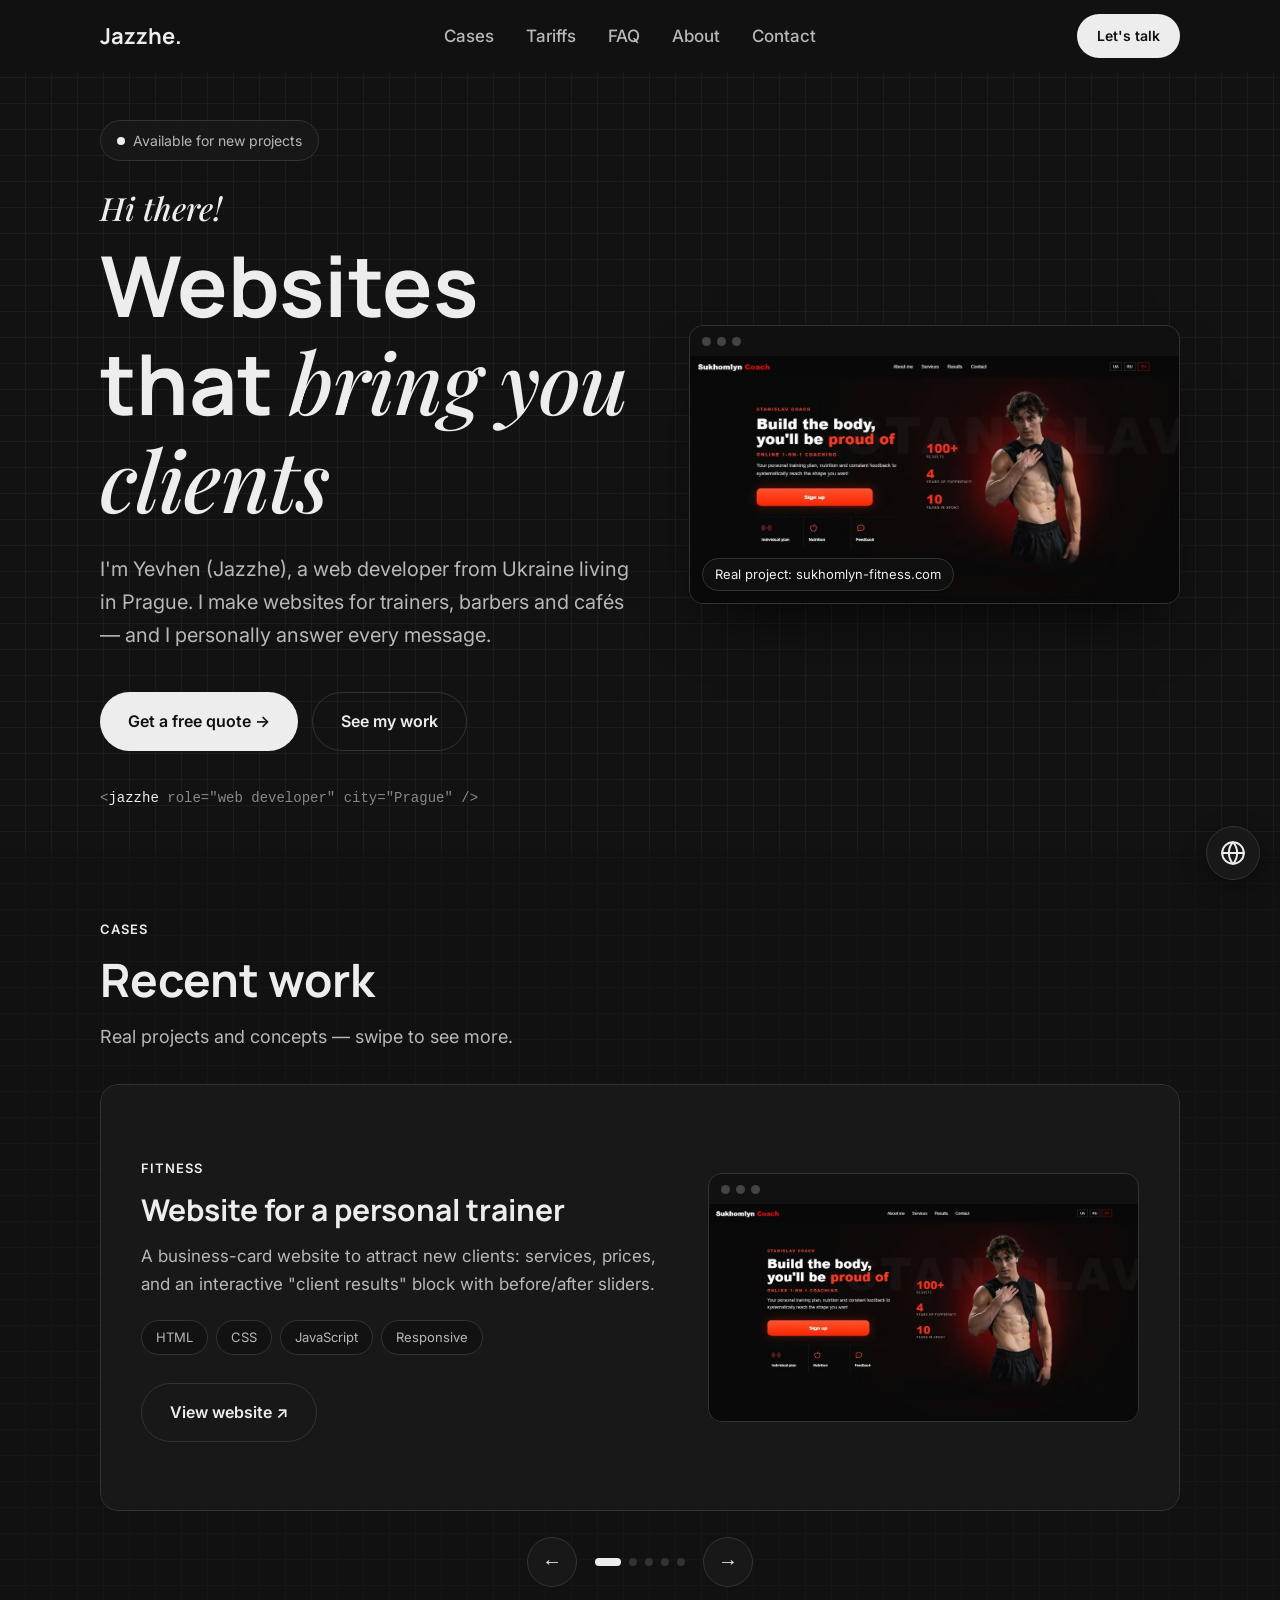
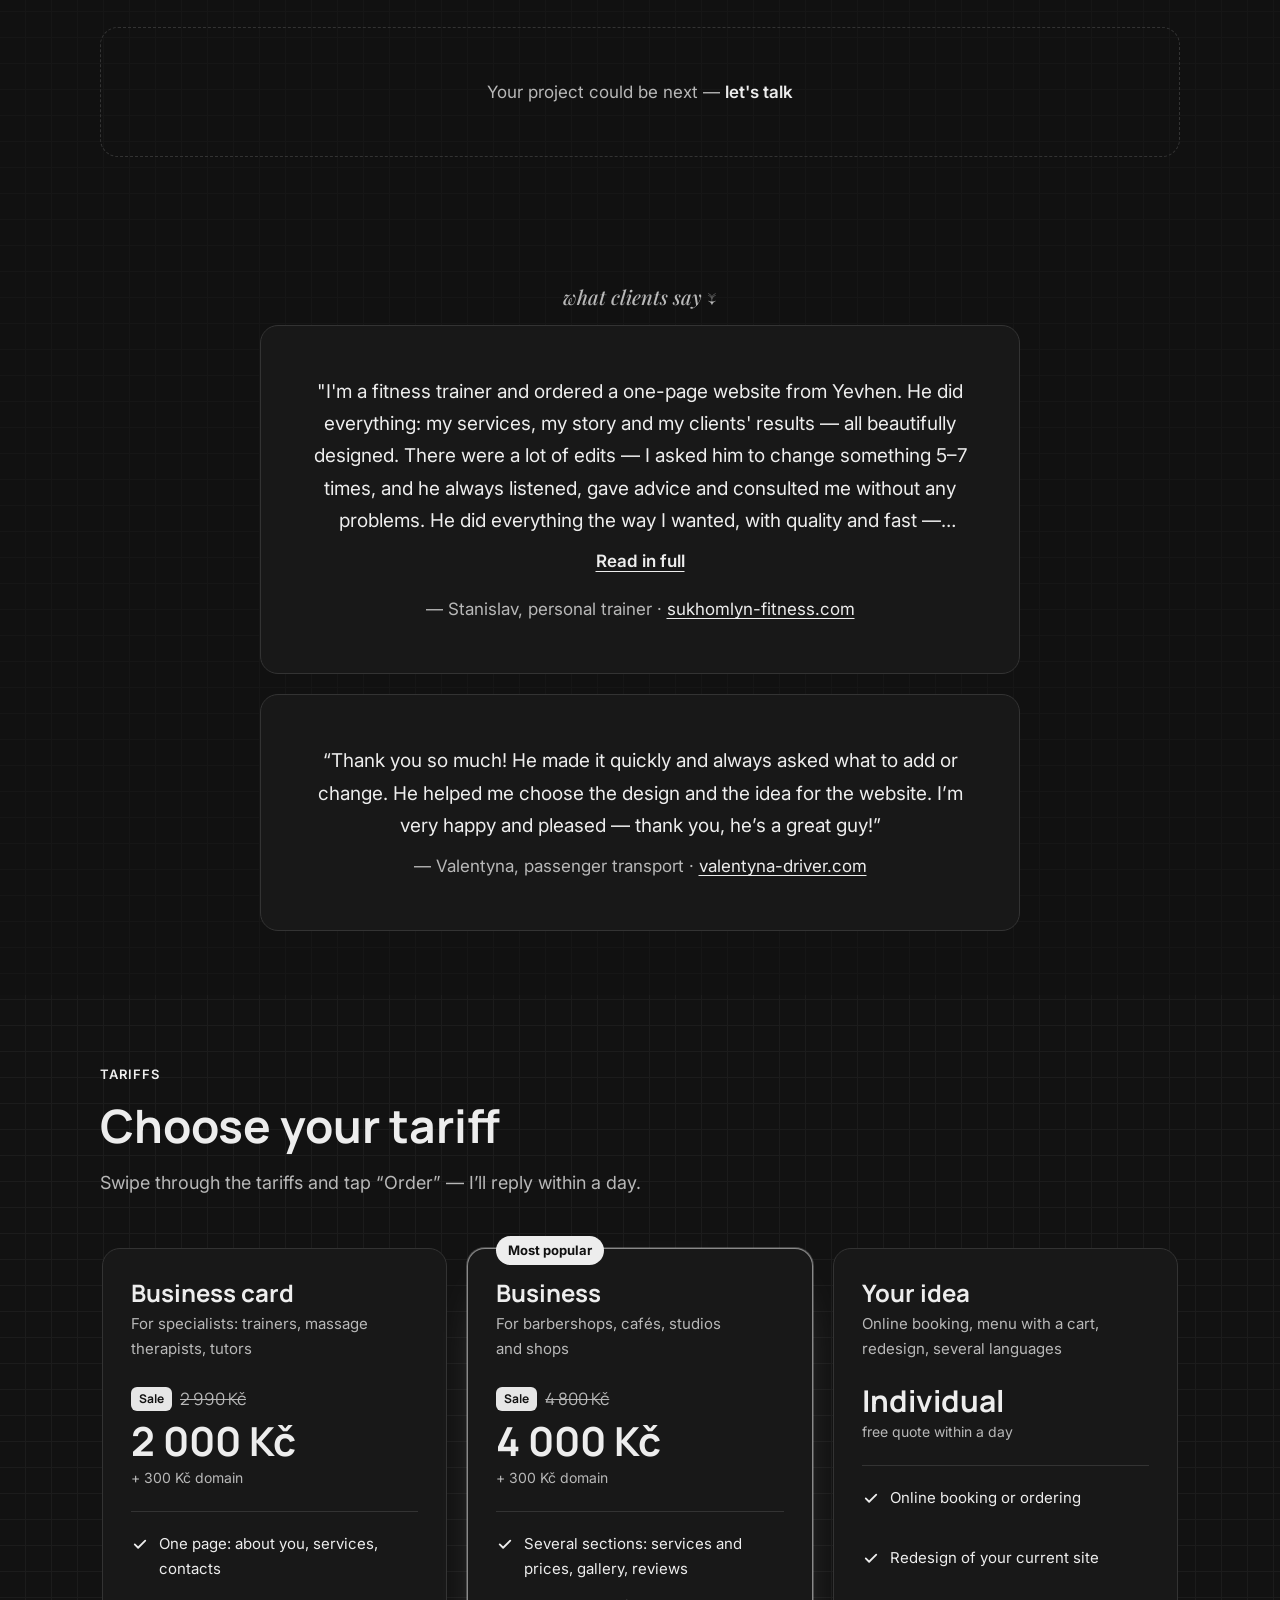
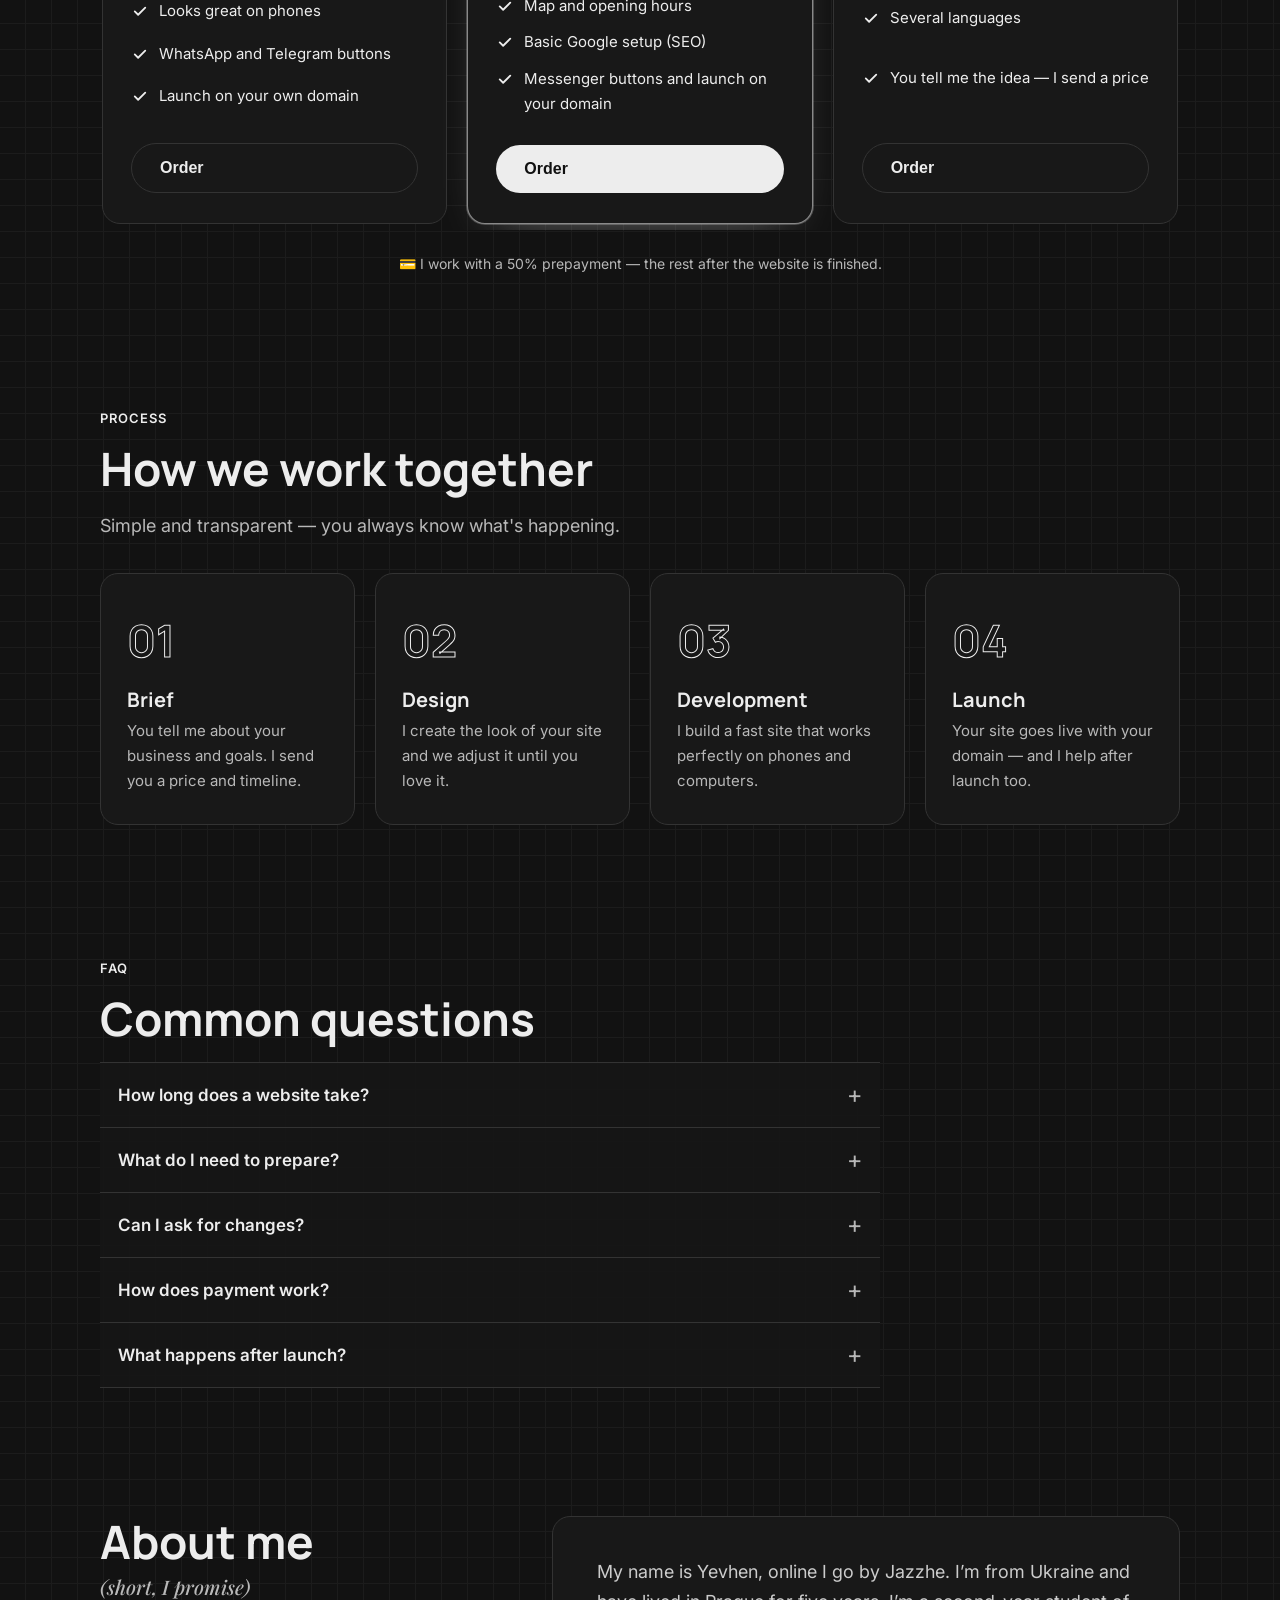
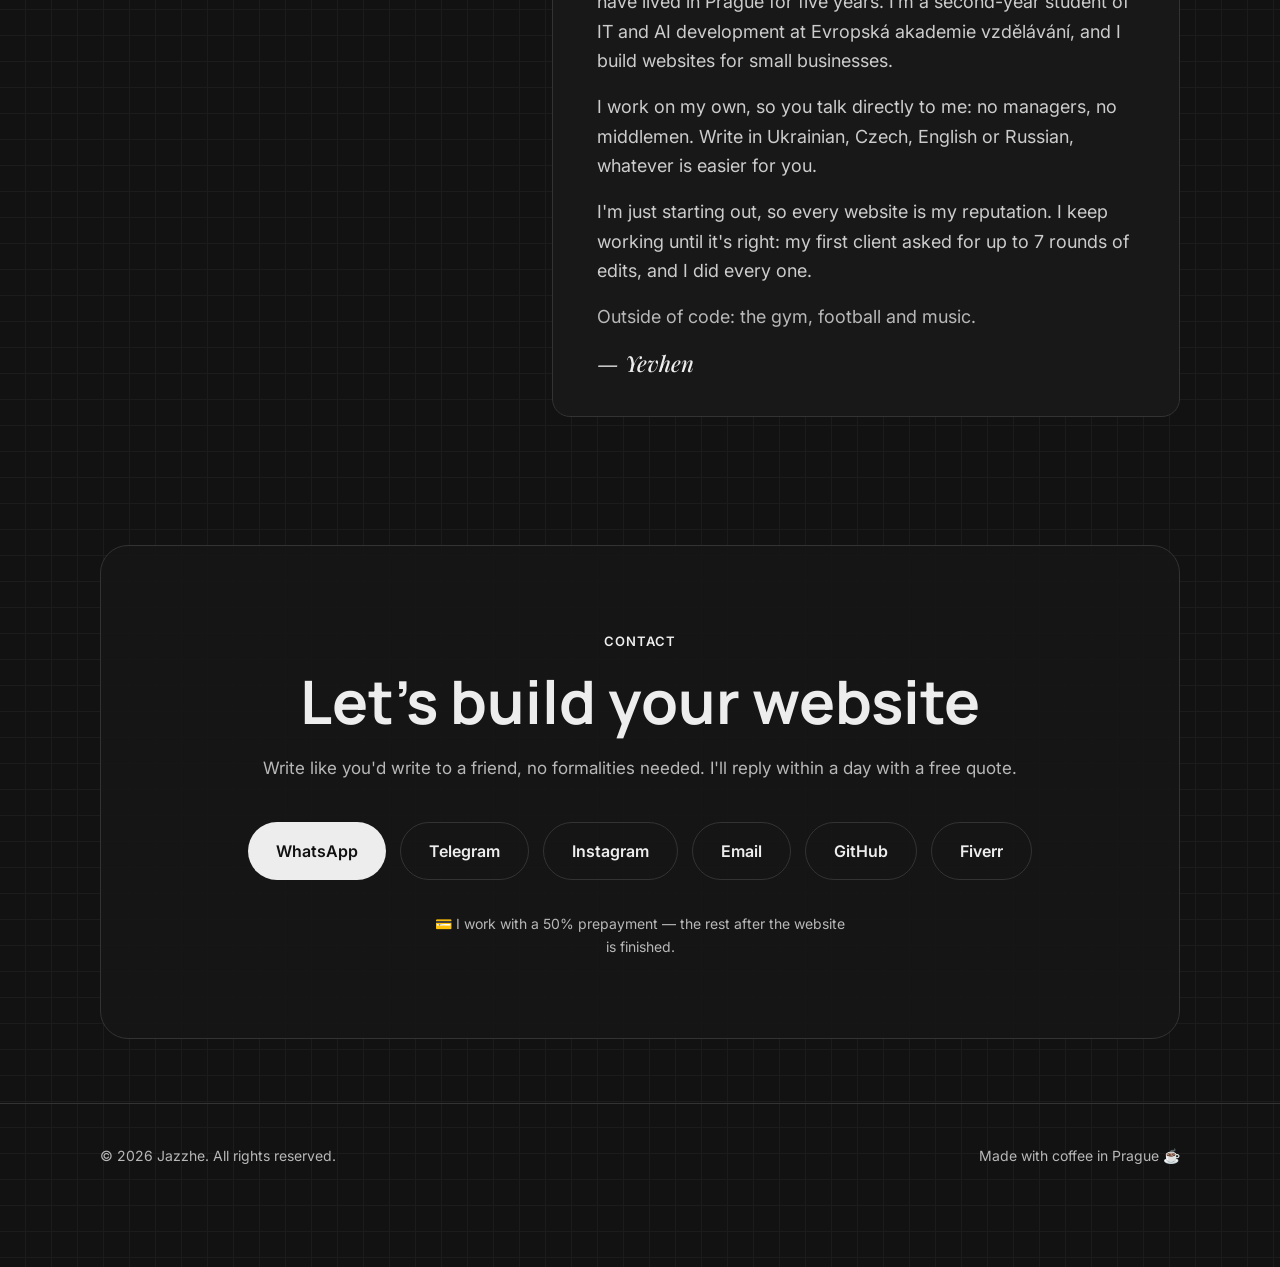
<file: index.html>
<!DOCTYPE html>
<html lang="en">
<head>
  <meta charset="UTF-8">
  <meta name="viewport" content="width=device-width, initial-scale=1.0">
  <title>Jazzhe — websites for small businesses in Prague</title>
  <meta name="description" content="Jazzhe (Yevhen) — web developer in Prague. Websites for trainers, barbers, cafés and small businesses. Business-card site from 2 000 Kč, business website from 4 000 Kč.">
  <link rel="canonical" href="https://jazzhe-web.store/">
  <!-- Превʼю посилання в WhatsApp / Instagram / Telegram -->
  <meta property="og:type" content="website">
  <meta property="og:title" content="Jazzhe — websites for small businesses in Prague">
  <meta property="og:url" content="https://jazzhe-web.store/">
  <meta property="og:description" content="Business-card sites, business websites and redesigns. Real clients, fixed price, 4 languages. Prague 🇨🇿">
  <meta property="og:image" content="https://jazzhe-web.store/img-og-image.jpg">
  <meta property="og:image:width" content="1200">
  <meta property="og:image:height" content="630">
  <meta name="twitter:card" content="summary_large_image">
  <!-- Дані для Google: хто ти і що робиш -->
  <script type="application/ld+json">
  {"@context":"https://schema.org","@type":"ProfessionalService","name":"Jazzhe — web developer","url":"https://jazzhe-web.store/","image":"https://jazzhe-web.store/img-og-image.jpg","founder":{"@type":"Person","name":"Yevhen","alternateName":"Jazzhe"},"areaServed":"Prague, Czech Republic","address":{"@type":"PostalAddress","addressLocality":"Praha","addressCountry":"CZ"},"email":"zenka683@gmail.com","sameAs":["https://github.com/Zhenkaweb","https://www.fiverr.com/yevhen_bahrynov","https://instagram.com/evhanjazzhe"],"priceRange":"2000–4800 Kč"}
  </script>
  <meta name="theme-color" content="#121212">
  <!-- Іконка вкладки -->
  <link rel="icon" href="data:image/svg+xml,%3Csvg xmlns='http://www.w3.org/2000/svg' viewBox='0 0 64 64'%3E%3Crect width='64' height='64' rx='16' fill='%230b0d12'/%3E%3Ctext x='50%25' y='54%25' dominant-baseline='middle' text-anchor='middle' font-family='Arial,sans-serif' font-weight='700' font-size='40' fill='%23b6ff3c'%3EJ%3C/text%3E%3C/svg%3E">
  <link rel="preconnect" href="https://fonts.googleapis.com">
  <link rel="preconnect" href="https://fonts.gstatic.com" crossorigin>
  <link href="https://fonts.googleapis.com/css2?family=Manrope:wght@600;800&family=Inter:wght@400;500;600&family=Playfair+Display:ital,wght@1,500;1,600&display=swap" rel="stylesheet">
  <link rel="stylesheet" href="assets/css/style.css?v=202611260209">
  <link rel="stylesheet" href="assets/css/calc.css?v=202611260209">
</head>
<body>

  <!-- ===== ШАПКА ===== -->
  <header id="header">
    <div class="container nav">
      <a href="#" class="logo">Jazzhe<span>.</span></a>
      <ul class="nav-links" id="navLinks">
        <li><a href="#cases" data-i18n="nav.cases">Cases</a></li>
        <li><a href="#services" data-i18n="nav.services">Services</a></li>
        <li><a href="#faq" data-i18n="nav.faq">FAQ</a></li>
        <li><a href="#about" data-i18n="nav.about">About</a></li>
        <li><a href="#contact" data-i18n="nav.contact">Contact</a></li>
      </ul>
      <a href="#contact" class="btn btn-primary" data-i18n="nav.cta">Let's talk</a>
      <button class="burger" id="burger" aria-label="Menu"><span></span><span></span><span></span></button>
    </div>
  </header>

  <!-- ===== ГОЛОВНИЙ ЕКРАН ===== -->
  <section class="hero">
    <div class="container hero-inner">
      <div class="hero-text">
      <div class="badge reveal"><span class="dot"></span> <span data-i18n="hero.badge">Available for new projects</span></div>
      <div class="hand hello reveal" data-i18n="hero.hello">Hi there!</div>
      <h1 class="reveal" data-i18n="hero.title">Websites that <span class="grad">bring you clients</span></h1>
      <p class="reveal" data-i18n="hero.text">I'm Jazzhe — a web developer from Ukraine based in Prague. I build fast, modern websites for trainers, barbers, cafés and small businesses.</p>
      <div class="hero-btns reveal">
        <a href="#calc" class="btn btn-primary" data-calc="card" data-i18n="hero.btn1">Get a free quote →</a>
        <a href="#cases" class="btn btn-ghost" data-i18n="hero.btn2">See my work</a>
      </div>
      <div class="code-line reveal">&lt;<b>jazzhe</b> role="web developer" city="Prague" /&gt;</div>
      </div>
      <a class="hero-shot reveal" href="https://sukhomlyn-fitness.com" target="_blank" rel="noopener">
        <div class="pv-bar"><span></span><span></span><span></span></div>
        <img src="img-trainer.webp" width="1100" height="555" alt="Website for a personal trainer">
        <span class="hero-shot-cap" data-i18n="hero.shotCap">Real project: sukhomlyn-fitness.com</span>
      </a>
    </div>
  </section>






  <!-- ===== КЕЙСИ ===== -->
  <section id="cases">
    <div class="container">
      <span class="tag reveal" data-i18n="cases.tag">Cases</span>
      <h2 class="section-title reveal" data-i18n="cases.title">Recent work</h2>
      <p class="section-sub reveal" data-i18n="cases.sub">Real projects and concepts — swipe to see more.</p>

      <!-- Карусель кейсів. Щоб додати новий кейс — скопіюй увесь блок <div class="case">…</div> всередину carousel-track -->
      <div class="carousel reveal">
        <div class="carousel-viewport" id="casesViewport">
          <div class="carousel-track" id="casesTrack">

            <!-- Кейс 1: тренер (реальний клієнт) -->
            <div class="case">
              <div class="case-info">
                <span class="tag" data-i18n="case1.tag">Fitness</span>
                <h3 data-i18n="case1.title">Website for a personal trainer</h3>
                <p data-i18n="case1.text">A business-card website to attract new clients: services, prices, and an interactive "client results" block with before/after sliders.</p>
                <div class="chips">
                  <span class="chip">HTML</span><span class="chip">CSS</span><span class="chip">JavaScript</span><span class="chip">Responsive</span>
                </div>
                <a href="https://sukhomlyn-fitness.com" target="_blank" rel="noopener" class="btn btn-ghost" data-i18n="case1.btn">View website ↗</a>
              </div>
              <!-- Скрін готового сайту тренера -->
              <a class="shot" href="https://sukhomlyn-fitness.com" target="_blank" rel="noopener">
                <div class="pv-bar"><span></span><span></span><span></span></div>
                <img src="img-trainer.webp" width="1100" height="555" loading="lazy" alt="Sukhomlyn Coach website">
              </a>
            </div>

            <!-- Кейс: Валентина (реальний клієнт). Коли буде адреса сайту — встав її замість # у двох місцях і прибери hidden -->
            <div class="case">
              <div class="case-info">
                <span class="tag" data-i18n="case5.tag">Transport</span>
                <h3 data-i18n="case5.title">Passenger transport website</h3>
                <p data-i18n="case5.text"></p>
                <div class="chips">
                  <span class="chip">HTML</span><span class="chip">CSS</span><span class="chip">Responsive</span><span class="chip">Viber / WhatsApp</span>
                </div>
                <a href="https://www.valentyna-driver.com" target="_blank" rel="noopener" class="btn btn-ghost" data-i18n="case1.btn">View website ↗</a>
              </div>
              <a class="shot" href="https://www.valentyna-driver.com" target="_blank" rel="noopener">
                <div class="pv-bar"><span></span><span></span><span></span></div>
                <img src="img-valentyna.webp" width="1024" height="640" loading="lazy" alt="Valentyna passenger transport website">
              </a>
            </div>

            <!-- Кейс 2: онлайн-кав'ярня (концепт) -->
            <div class="case">
              <div class="case-info">
                <span class="tag" data-i18n="case2.tag">Café</span>
                <h3 data-i18n="case2.title">Online coffee shop</h3>
                <p data-i18n="case2.text">A website for a Prague café: menu of 23 items with photos, a shopping cart, delivery or pickup with automatic price calculation, and CZ/EN versions.</p>
                <div class="chips">
                  <span class="chip concept" data-i18n="concept">Concept</span><span class="chip">HTML</span><span class="chip">CSS</span><span class="chip">JavaScript</span><span class="chip">Online order</span>
                </div>
                <a href="cafe.html" target="_blank" rel="noopener" class="btn btn-ghost" data-i18n="case1.btn">View website ↗</a>
              </div>
              <!-- Скрін сайту кав'ярні (файл cafe.html лежить поруч) -->
              <a class="shot" href="cafe.html" target="_blank" rel="noopener">
                <div class="pv-bar"><span></span><span></span><span></span></div>
                <img src="img-cafe.webp" width="960" height="600" loading="lazy" alt="Zrnko café website">
              </a>
            </div>

            <!-- Кейс 3: барбершоп (концепт) -->
            <div class="case">
              <div class="case-info">
                <span class="tag" data-i18n="case3.tag">Barbershop</span>
                <h3 data-i18n="case3.title">Barbershop website</h3>
                <p data-i18n="case3.text">A website for a barbershop in Žižkov: price list, team, gallery and online booking where you pick a service, barber, day and a free time slot.</p>
                <div class="chips">
                  <span class="chip concept" data-i18n="concept">Concept</span><span class="chip">HTML</span><span class="chip">CSS</span><span class="chip">JavaScript</span><span class="chip">Booking</span>
                </div>
                <a href="barber.html" target="_blank" rel="noopener" class="btn btn-ghost" data-i18n="case1.btn">View website ↗</a>
              </div>
              <!-- Скрін сайту барбершопу (файл barber.html лежить поруч) -->
              <a class="shot" href="barber.html" target="_blank" rel="noopener">
                <div class="pv-bar"><span></span><span></span><span></span></div>
                <!-- Живе превʼю: справжня сторінка barber.html, зменшена у віконці -->
                <img src="img-barber.webp" width="1024" height="640" loading="lazy" alt="Břitva barbershop website">
              </a>
            </div>

            <!-- Кейс 4: сайт-візитка (концепт) -->
            <div class="case">
              <div class="case-info">
                <span class="tag" data-i18n="case4.tag">Wellness</span>
                <h3 data-i18n="case4.title">Massage therapist website</h3>
                <p data-i18n="case4.text">A one-page site for a massage therapist in Prague: services with prices, FAQ, opening hours and a ready-made WhatsApp message for booking.</p>
                <div class="chips">
                  <span class="chip concept" data-i18n="concept">Concept</span><span class="chip">HTML</span><span class="chip">CSS</span><span class="chip">JavaScript</span><span class="chip">WhatsApp</span>
                </div>
                <a href="vizitka.html" target="_blank" rel="noopener" class="btn btn-ghost" data-i18n="case1.btn">View website ↗</a>
              </div>
              <!-- Живе превʼю сайту-візитки (файл vizitka.html лежить поруч) -->
              <a class="shot" href="vizitka.html" target="_blank" rel="noopener">
                <div class="pv-bar"><span></span><span></span><span></span></div>
                <img src="img-vizitka.webp" width="1024" height="640" loading="lazy" alt="Massage therapist website">
              </a>
            </div>

          </div>
        </div>

        <!-- Стрілки і крапки -->
        <div class="carousel-nav">
          <button class="arrow" id="casesPrev" aria-label="Previous">←</button>
          <div class="dots" id="casesDots"></div>
          <button class="arrow" id="casesNext" aria-label="Next">→</button>
        </div>
      </div>

      <div class="case-soon reveal" data-i18n="soon">
        Your project could be next — <a href="#contact">let's talk</a>
      </div>
    </div>
  </section>

  <!-- ===== ВІДГУКИ ===== -->
  <section id="reviews">
    <div class="container">
      <span class="hand rev-note reveal" data-i18n="rev.note">my very first client ↓</span>
      <div class="reviews">
      <div class="review reveal">
        <!-- Заміни на справжній відгук тренера (у всіх мовах у словнику нижче) -->
        <blockquote class="clamped" data-i18n="rev.text">"Here will be a real review from my first client — the personal trainer."</blockquote>
        <button class="more" data-i18n="rev.more">Read in full</button>
        <cite><span data-i18n="rev.cite">— Stanislav, personal trainer</span> · <a href="https://sukhomlyn-fitness.com" target="_blank" rel="noopener">sukhomlyn-fitness.com</a></cite>
      </div>
      <div class="review reveal">
        <blockquote class="clamped" data-i18n="rev2.text"></blockquote>
        <button class="more" data-i18n="rev.more">Read in full</button>
        <cite><span data-i18n="rev2.cite">— Valentyna, passenger transport</span> · <a href="https://www.valentyna-driver.com" target="_blank" rel="noopener">valentyna-driver.com</a></cite>
      </div>
      </div>
    </div>
  </section>

  <!-- ===== ПОСЛУГИ ===== -->
  <section id="services">
    <div class="container">
      <span class="tag reveal" data-i18n="srv.tag">Services</span>
      <h2 class="section-title reveal" data-i18n="srv.title">What I can do for you</h2>
      <p class="section-sub reveal" data-i18n="srv.sub">From a simple one-page site to a full redesign — turnkey, from idea to launch.</p>

      <!-- ===== ТАРИФИ (картки гортаються; ціни міняй прямо тут) ===== -->
      <div class="plans-wrap reveal">
        <div class="plans" id="plans">
        <article class="plan" data-plan="p1">
          <h3 data-i18n="p1.name"></h3>
          <p class="plan-for" data-i18n="p1.for"></p>
          <div class="plan-price"><span class="sale" data-i18n="plan.sale">Sale</span><s>2 990 Kč</s><b>2 000 Kč</b><small data-i18n="plan.domain">+ 300 Kč domain</small></div>
          <ul class="plan-list"><li><svg viewBox="0 0 24 24" fill="none" stroke="currentColor" stroke-width="2.4" stroke-linecap="round" stroke-linejoin="round"><path d="M5 12.5l4.5 4.5L19 7.5"/></svg><span data-i18n="p1.f1"></span></li><li><svg viewBox="0 0 24 24" fill="none" stroke="currentColor" stroke-width="2.4" stroke-linecap="round" stroke-linejoin="round"><path d="M5 12.5l4.5 4.5L19 7.5"/></svg><span data-i18n="p1.f2"></span></li><li><svg viewBox="0 0 24 24" fill="none" stroke="currentColor" stroke-width="2.4" stroke-linecap="round" stroke-linejoin="round"><path d="M5 12.5l4.5 4.5L19 7.5"/></svg><span data-i18n="p1.f3"></span></li><li><svg viewBox="0 0 24 24" fill="none" stroke="currentColor" stroke-width="2.4" stroke-linecap="round" stroke-linejoin="round"><path d="M5 12.5l4.5 4.5L19 7.5"/></svg><span data-i18n="p1.f4"></span></li></ul>
          <button class="btn btn-ghost plan-btn" data-calc="card" data-i18n="plan.order">Order</button>
        </article>
        <article class="plan plan-hot" data-plan="p2">
          <span class="plan-badge" data-i18n="plan.popular">Popular</span><h3 data-i18n="p2.name"></h3>
          <p class="plan-for" data-i18n="p2.for"></p>
          <div class="plan-price"><span class="sale" data-i18n="plan.sale">Sale</span><s>4 800 Kč</s><b>4 000 Kč</b><small data-i18n="plan.domain">+ 300 Kč domain</small></div>
          <ul class="plan-list"><li><svg viewBox="0 0 24 24" fill="none" stroke="currentColor" stroke-width="2.4" stroke-linecap="round" stroke-linejoin="round"><path d="M5 12.5l4.5 4.5L19 7.5"/></svg><span data-i18n="p2.f1"></span></li><li><svg viewBox="0 0 24 24" fill="none" stroke="currentColor" stroke-width="2.4" stroke-linecap="round" stroke-linejoin="round"><path d="M5 12.5l4.5 4.5L19 7.5"/></svg><span data-i18n="p2.f2"></span></li><li><svg viewBox="0 0 24 24" fill="none" stroke="currentColor" stroke-width="2.4" stroke-linecap="round" stroke-linejoin="round"><path d="M5 12.5l4.5 4.5L19 7.5"/></svg><span data-i18n="p2.f3"></span></li><li><svg viewBox="0 0 24 24" fill="none" stroke="currentColor" stroke-width="2.4" stroke-linecap="round" stroke-linejoin="round"><path d="M5 12.5l4.5 4.5L19 7.5"/></svg><span data-i18n="p2.f4"></span></li></ul>
          <button class="btn btn-primary plan-btn" data-calc="biz" data-i18n="plan.order">Order</button>
        </article>
        <article class="plan" data-plan="p3">
          <h3 data-i18n="p3.name"></h3>
          <p class="plan-for" data-i18n="p3.for"></p>
          <div class="plan-price"><b class="plan-ind" data-i18n="p3.price">Individual</b><small data-i18n="p3.priceSub">free quote within a day</small></div>
          <ul class="plan-list"><li><svg viewBox="0 0 24 24" fill="none" stroke="currentColor" stroke-width="2.4" stroke-linecap="round" stroke-linejoin="round"><path d="M5 12.5l4.5 4.5L19 7.5"/></svg><span data-i18n="p3.f1"></span></li><li><svg viewBox="0 0 24 24" fill="none" stroke="currentColor" stroke-width="2.4" stroke-linecap="round" stroke-linejoin="round"><path d="M5 12.5l4.5 4.5L19 7.5"/></svg><span data-i18n="p3.f2"></span></li><li><svg viewBox="0 0 24 24" fill="none" stroke="currentColor" stroke-width="2.4" stroke-linecap="round" stroke-linejoin="round"><path d="M5 12.5l4.5 4.5L19 7.5"/></svg><span data-i18n="p3.f3"></span></li><li><svg viewBox="0 0 24 24" fill="none" stroke="currentColor" stroke-width="2.4" stroke-linecap="round" stroke-linejoin="round"><path d="M5 12.5l4.5 4.5L19 7.5"/></svg><span data-i18n="p3.f4"></span></li></ul>
          <button class="btn btn-ghost plan-btn" data-order="p3" data-i18n="plan.order">Order</button>
        </article>
        </div>
        <div class="plans-nav">
          <button class="arrow" id="plansPrev" aria-label="Previous tariff">←</button>
          <div class="dots" id="plansDots"></div>
          <button class="arrow" id="plansNext" aria-label="Next tariff">→</button>
        </div>
      </div>
      <p class="plans-prepay reveal" data-i18n="contact.prepay"></p>
    </div>
  </section>

  <!-- ===== ПРОЦЕС ===== -->
  <section id="process">
    <div class="container">
      <span class="tag reveal" data-i18n="proc.tag">Process</span>
      <h2 class="section-title reveal" data-i18n="proc.title">How we work together</h2>
      <p class="section-sub reveal" data-i18n="proc.sub">Simple and transparent — you always know what's happening.</p>
      <div class="steps">
        <div class="step reveal"><div class="num">01</div><h3 data-i18n="st1.t">Brief</h3><p data-i18n="st1.p">You tell me about your business and goals. I send you a price and timeline.</p></div>
        <div class="step reveal"><div class="num">02</div><h3 data-i18n="st2.t">Design</h3><p data-i18n="st2.p">I create the look of your site and we adjust it until you love it.</p></div>
        <div class="step reveal"><div class="num">03</div><h3 data-i18n="st3.t">Development</h3><p data-i18n="st3.p">I build a fast site that works perfectly on phones and computers.</p></div>
        <div class="step reveal"><div class="num">04</div><h3 data-i18n="st4.t">Launch</h3><p data-i18n="st4.p">Your site goes live with your domain — and I help after launch too.</p></div>
      </div>
    </div>
  </section>

  <!-- ===== ЧАСТІ ПИТАННЯ (відповіді міняй у словнику перекладів: faq.q1…faq.a5) ===== -->
  <section id="faq">
    <div class="container">
      <span class="tag reveal" data-i18n="faq.tag">FAQ</span>
      <h2 class="section-title reveal" data-i18n="faq.title">Questions</h2>
      <div class="faq reveal">
        <details><summary data-i18n="faq.q1"></summary><p data-i18n="faq.a1"></p></details>
        <details><summary data-i18n="faq.q2"></summary><p data-i18n="faq.a2"></p></details>
        <details><summary data-i18n="faq.q3"></summary><p data-i18n="faq.a3"></p></details>
        <details><summary data-i18n="faq.q4"></summary><p data-i18n="faq.a4"></p></details>
        <details><summary data-i18n="faq.q5"></summary><p data-i18n="faq.a5"></p></details>
      </div>
    </div>
  </section>

  <!-- ===== ПРО МЕНЕ ===== -->
  <section id="about">
    <div class="container about">
      <div class="reveal">
        <h2 data-i18n="about.title">About me</h2>
        <span class="hand aside" data-i18n="about.aside">(short, I promise)</span>
      </div>
      <div class="letter reveal">
        <p data-i18n="about.p1"></p>
        <p data-i18n="about.p2"></p>
        <p data-i18n="about.p3"></p>
        <p data-i18n="about.p4"></p>
        <span class="hand sign" data-i18n="about.sign">— Yevhen</span>
      </div>
    </div>
  </section>

  <!-- ===== КОНТАКТИ ===== -->
  <!-- Калькулятор ціни + заявка → Supabase (My Work Space). Вікно відкривають кнопки з data-calc -->
  <div id="calc" class="jz-modal" hidden role="dialog" aria-modal="true" aria-labelledby="jz-title">
  <div class="jz-sheet">
    <button type="button" class="jz-x" data-jz-close aria-label="Close">×</button>
    <h2 class="jz-h" id="jz-title" data-jz="title"></h2>
    <p class="jz-muted jz-sub" data-jz="sub"></p>
    <form class="jz-grid" novalidate>
      <div class="jz-main"></div>
      <a class="jz-bar" href="#jz-side"><span data-jz="total"></span><strong class="jz-total2"></strong></a>
      <aside class="jz-side" id="jz-side" aria-live="polite">
        <div><span class="jz-muted" data-jz="total"></span><strong class="jz-total"></strong><span class="jz-muted jz-prepay"></span></div>
        <p class="jz-tip" hidden></p>
        <div class="jz-lines"></div>
        <label><span data-jz="name"></span><input name="name" maxlength="100" autocomplete="name" required></label>
        <label><span data-jz="contact"></span><input name="contact" maxlength="150" autocomplete="tel" required></label>
        <label><span data-jz="message"></span><textarea name="message" rows="2" maxlength="2000"></textarea></label>
        <!-- пастка для ботів: людина це поле не бачить -->
        <input name="website" tabindex="-1" autocomplete="off" aria-hidden="true" class="jz-hp">
        <button class="jz-btn" data-jz="send"></button>
        <p class="jz-status" role="status"></p>
        <p class="jz-alt"><span data-jz="orWrite"></span> <a class="jz-wa" href="https://wa.me/420778583552" target="_blank" rel="noopener">WhatsApp</a> · <a href="https://t.me/sasaimne" target="_blank" rel="noopener">Telegram</a></p>
      </aside>
    </form>
  </div>
  </div>
<script src="assets/js/calc.js?v=202611260209"></script>

  <section id="contact">
    <div class="container">
      <div class="contact-box reveal">
        <span class="tag" data-i18n="contact.tag">Contact</span>
        <h2 data-i18n="contact.title">Let's build your <span class="accent">website</span></h2>
        <p data-i18n="contact.text">Write me — I'll answer within a day and send you a free quote.</p>
        <div class="contact-links">
          <a href="https://wa.me/420778583552" target="_blank" class="btn btn-primary">WhatsApp</a>
          <a href="https://t.me/sasaimne" target="_blank" class="btn btn-ghost">Telegram</a>
          <a href="https://instagram.com/evhanjazzhe" target="_blank" class="btn btn-ghost">Instagram</a>
          <a href="mailto:zenka683@gmail.com" class="btn btn-ghost">Email</a>
          <a href="https://github.com/Zhenkaweb" target="_blank" rel="noopener" class="btn btn-ghost">GitHub</a>
          <a href="https://www.fiverr.com/yevhen_bahrynov" target="_blank" rel="noopener" class="btn btn-ghost">Fiverr</a>
        </div>
        <p class="prepay" data-i18n="contact.prepay">💳 I work with a 50% prepayment — the rest after the website is finished.</p>
      </div>
    </div>
  </section>

  <footer>
    <div class="container footer-inner">
      <span>© <span id="year"></span> Jazzhe. <span data-i18n="footer.rights">All rights reserved.</span></span>
      <span data-i18n="footer.made">Made with coffee in Prague ☕</span>
    </div>
  </footer>

  <!-- Плаваюча кнопка «Написати» (видно тільки на телефоні) -->
  <button class="fab" data-order="any" aria-label="Write me">
    <svg viewBox="0 0 24 24" fill="none" stroke="currentColor" stroke-width="2" stroke-linecap="round" stroke-linejoin="round"><path d="M21 15a2 2 0 0 1-2 2H7l-4 4V5a2 2 0 0 1 2-2h14a2 2 0 0 1 2 2z"/></svg>
    <span data-i18n="fab">Write me</span>
  </button>

  <!-- ===== МІНІ-МЕНЮ «ЗАМОВИТИ» ===== -->
  <div class="order" id="order" hidden role="dialog" aria-modal="true" aria-labelledby="orderTitle">
    <div class="order-sheet">
      <button class="order-x" id="orderClose" aria-label="Close">×</button>
      <span class="order-plan" id="orderPlan"></span>
      <h3 id="orderTitle" data-i18n="order.title">Where should we talk?</h3>
      <p class="order-msg" id="orderMsg"></p>
      <div class="order-links">
        <a class="order-link wa" id="oWa" target="_blank" rel="noopener"><b>WhatsApp</b><small>+420 778 583 552</small></a>
        <a class="order-link tg" id="oTg" target="_blank" rel="noopener" data-copy><b>Telegram</b><small>@sasaimne</small></a>
        <a class="order-link ig" id="oIg" target="_blank" rel="noopener" data-copy><b>Instagram</b><small>@evhanjazzhe</small></a>
        <a class="order-link em" id="oEm"><b>Email</b><small>zenka683@gmail.com</small></a>
      </div>
      <p class="order-note" data-i18n="order.note"></p>
    </div>
  </div>
  <div class="toast" id="toast" role="status"></div>

  <!-- ===== ПЕРЕМИКАЧ МОВ ===== -->
  <div class="lang" id="lang">
    <div class="lang-menu" id="langMenu">
      <button data-lang="uk">Українська</button>
      <button data-lang="cs">Čeština</button>
      <button data-lang="en">English</button>
      <button data-lang="ru">Русский</button>
    </div>
    <button class="lang-btn" id="langBtn" aria-label="Language">
      <svg viewBox="0 0 24 24" fill="none" stroke="currentColor" stroke-width="1.8" stroke-linecap="round" stroke-linejoin="round">
        <circle cx="12" cy="12" r="10"/>
        <path d="M2 12h20"/>
        <path d="M12 2a15 15 0 0 1 0 20a15 15 0 0 1 0-20z"/>
      </svg>
    </button>
  </div>

  <script src="assets/js/main.js?v=202611260209"></script>
</body>
</html>
</file>
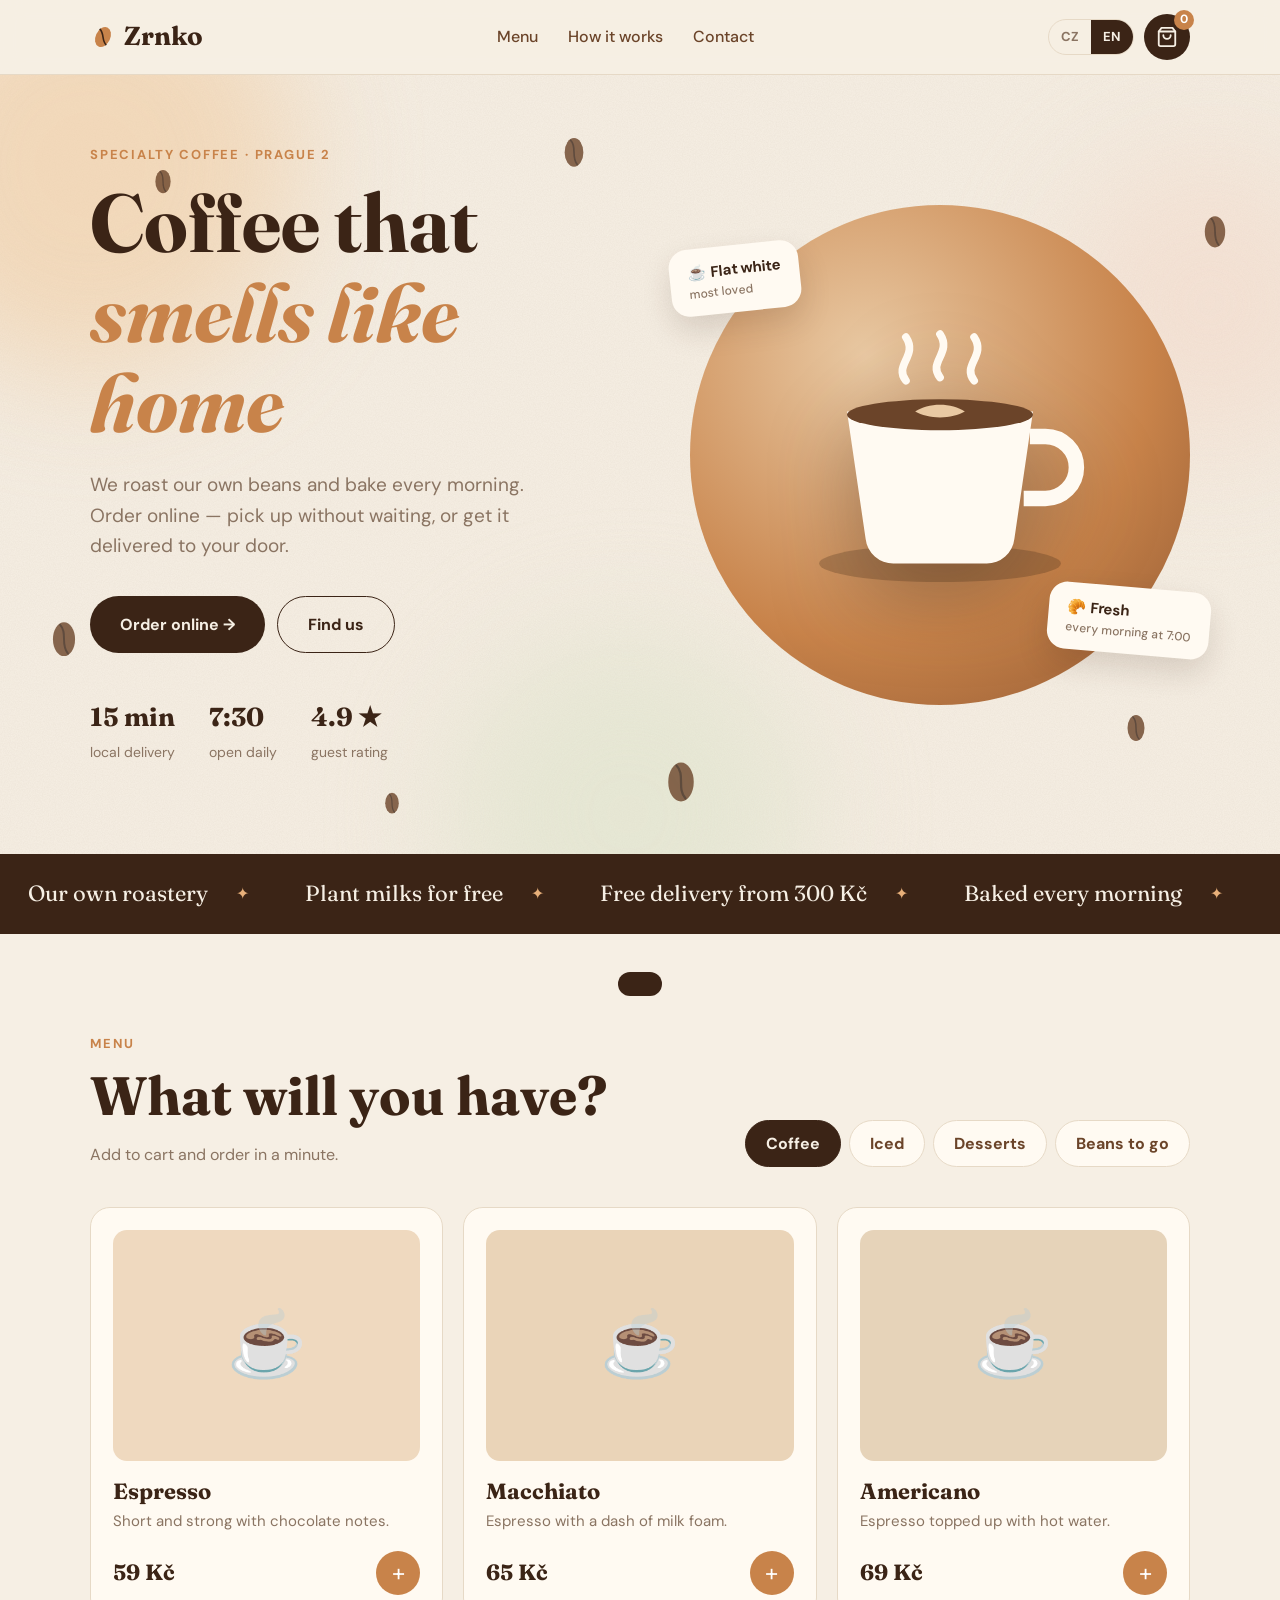
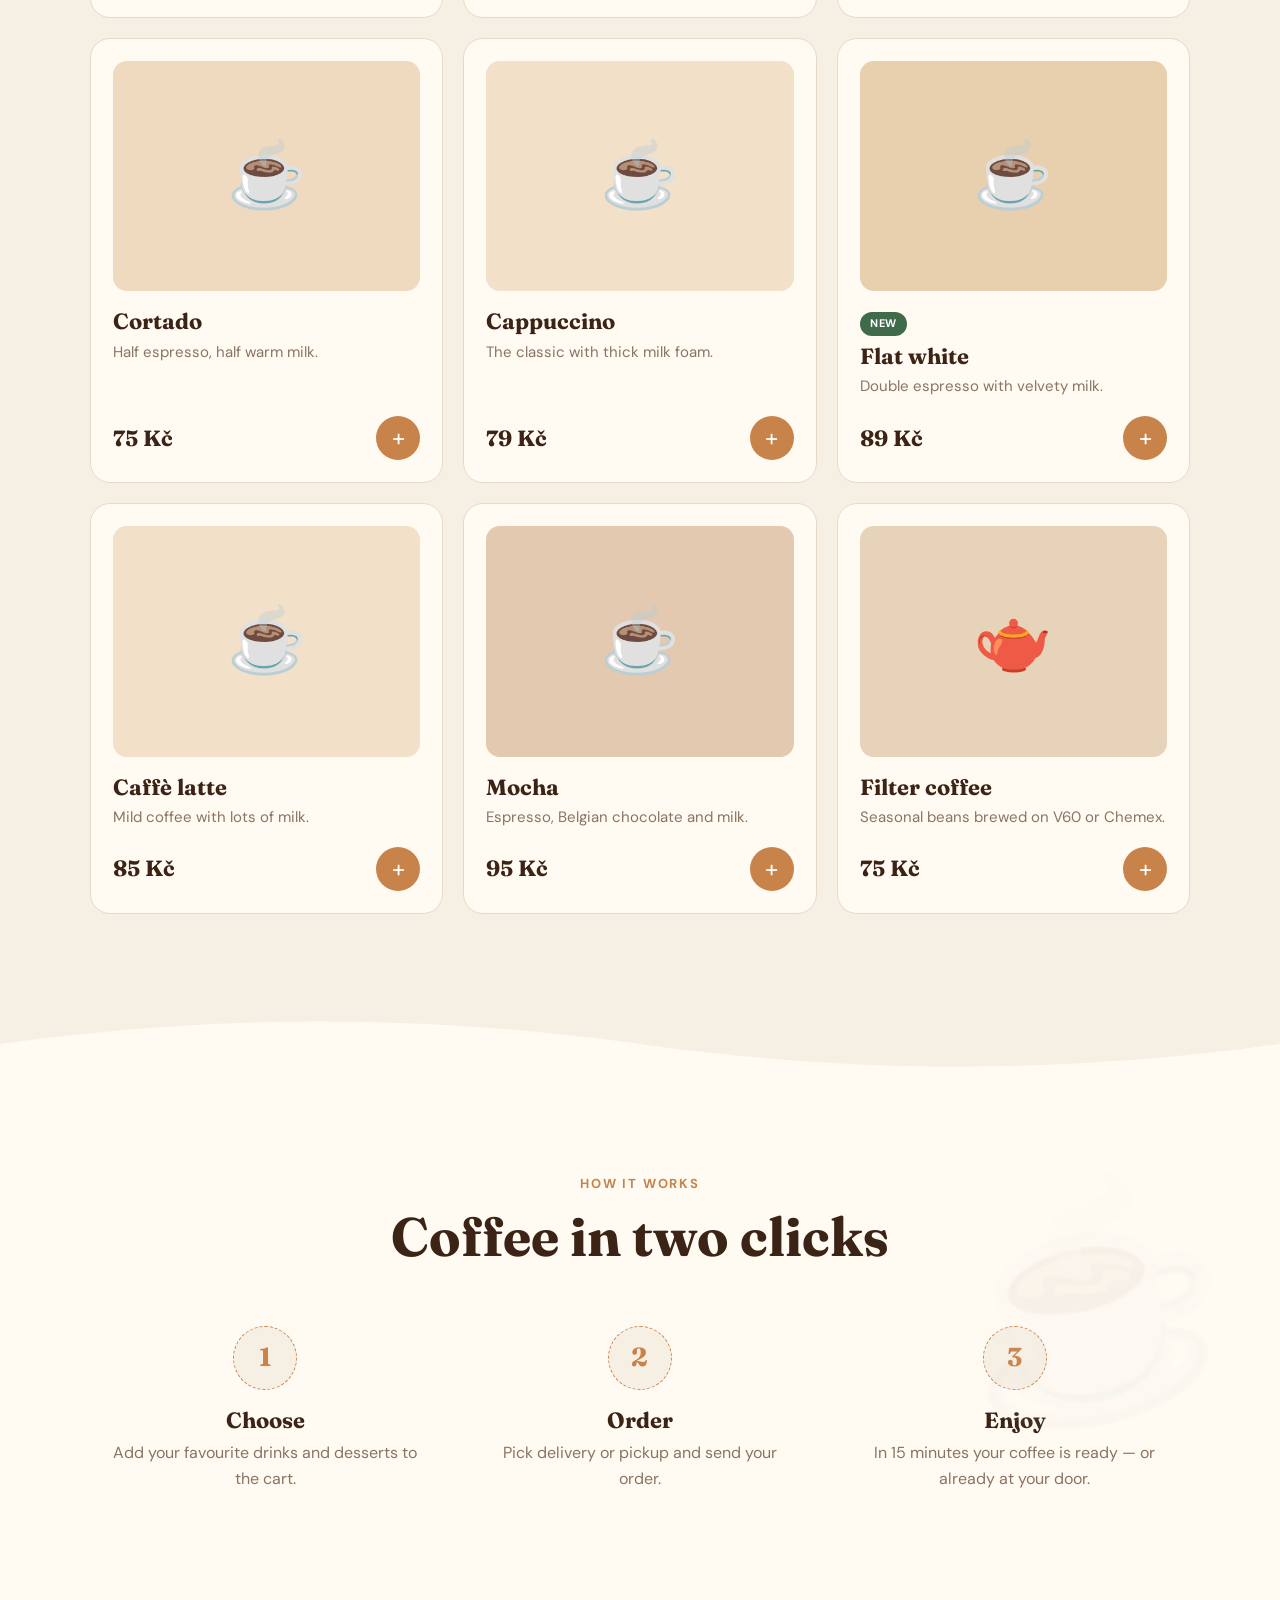
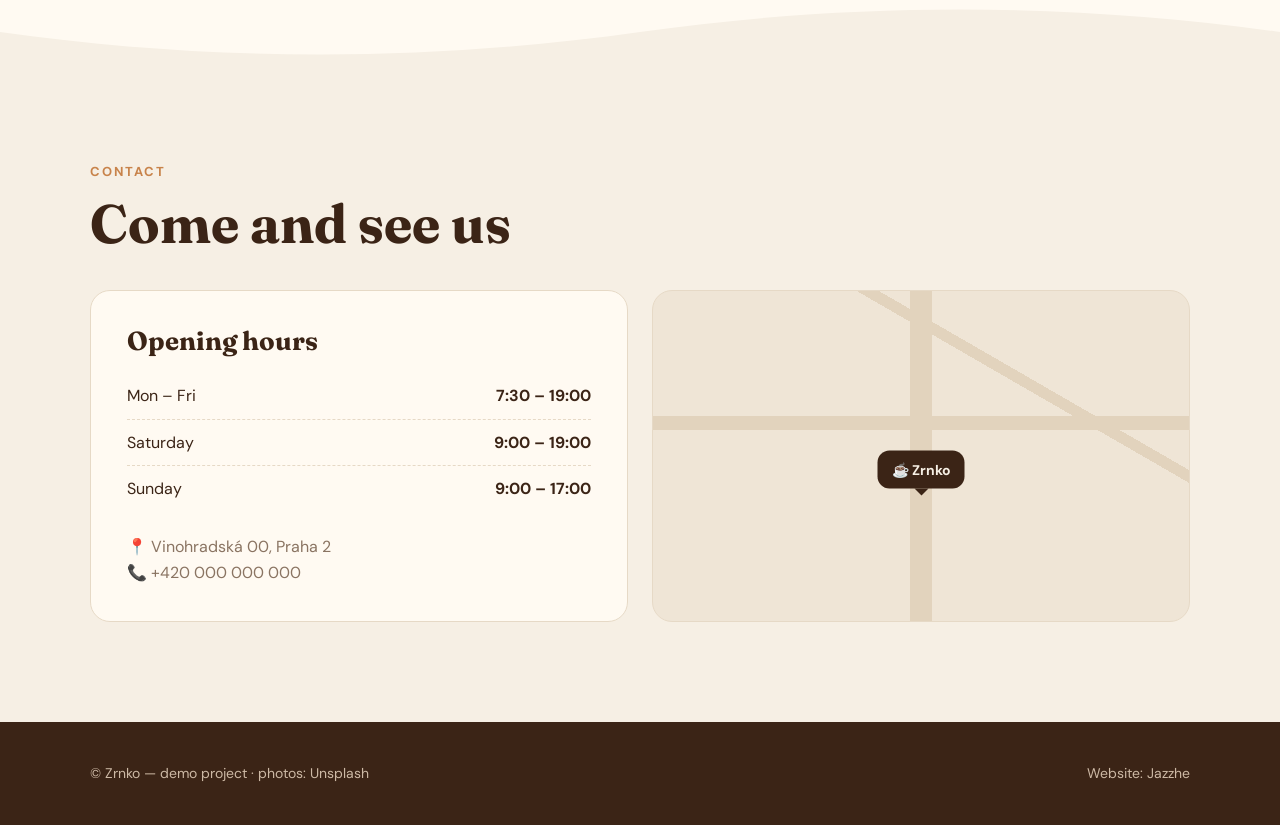
<file: cafe.html>
<!DOCTYPE html>
<html lang="cs">
<head>
  <meta charset="UTF-8">
  <meta name="viewport" content="width=device-width, initial-scale=1.0">
  <title>Zrnko — Kavárna Praha</title>
  <meta name="description" content="Zrnko — výběrová káva, domácí dezerty a rozvoz po Praze.">
  <link rel="preconnect" href="https://fonts.googleapis.com">
  <link rel="preconnect" href="https://fonts.gstatic.com" crossorigin>
  <link href="https://fonts.googleapis.com/css2?family=Fraunces:opsz,wght@9..144,500;9..144,700&family=DM+Sans:wght@400;500;700&display=swap" rel="stylesheet">
  <link rel="icon" href="data:image/svg+xml,%3Csvg xmlns='http://www.w3.org/2000/svg' viewBox='0 0 64 64'%3E%3Crect width='64' height='64' rx='16' fill='%233b2416'/%3E%3Cellipse cx='32' cy='32' rx='13' ry='18' fill='%23e8b07a' transform='rotate(25 32 32)'/%3E%3Cpath d='M26 18c8 8 4 20 12 28' stroke='%233b2416' stroke-width='3' fill='none'/%3E%3C/svg%3E">
  <style>
    /* ===== Кольори кав'ярні ===== */
    :root {
      --cream: #f6efe4;
      --paper: #fffaf2;
      --brown: #3b2416;
      --brown-2: #6b4429;
      --caramel: #c8834a;
      --muted: #8a7462;
      --line: #e6d9c6;
      --green: #3f6b4a;
      --radius: 20px;
      --max: 1140px;
    }
    * { margin: 0; padding: 0; box-sizing: border-box; }
    html { scroll-behavior: smooth; }
    body { font-family: 'DM Sans', sans-serif; background: var(--cream); color: var(--brown); line-height: 1.6; overflow-x: hidden; }
    a { color: inherit; text-decoration: none; }
    button { font: inherit; cursor: pointer; }
    [hidden] { display: none !important; }
    .container { width: 100%; max-width: var(--max); margin: 0 auto; padding: 0 20px; }
    h1, h2, h3 { font-family: 'Fraunces', serif; line-height: 1.1; font-weight: 700; }
    section { padding: 100px 0; }
    .eyebrow { font-size: 13px; font-weight: 700; letter-spacing: .14em; text-transform: uppercase; color: var(--caramel); margin-bottom: 12px; display: block; }
    .title { font-size: clamp(34px, 5vw, 54px); margin-bottom: 16px; }
    .sub { color: var(--muted); max-width: 540px; }

    .btn { display: inline-flex; align-items: center; justify-content: center; gap: 8px; padding: 15px 30px; border-radius: 999px; border: none; font-weight: 700; transition: transform .2s, background .2s; }
    .btn-dark { background: var(--brown); color: var(--cream); }
    .btn-dark:hover { background: var(--brown-2); transform: translateY(-2px); }
    .btn-line { border: 1.5px solid var(--brown); color: var(--brown); background: transparent; }
    .btn-line:hover { background: var(--brown); color: var(--cream); }

    /* ===== Шапка ===== */
    header { position: sticky; top: 0; z-index: 50; background: rgba(246,239,228,.88); backdrop-filter: blur(10px); border-bottom: 1px solid var(--line); }
    .nav { height: 74px; display: flex; align-items: center; justify-content: space-between; gap: 16px; }
    .logo { font-family: 'Fraunces', serif; font-size: 26px; font-weight: 700; display: flex; align-items: center; gap: 8px; }
    .logo svg { width: 26px; height: 26px; }
    .links { display: flex; gap: 30px; list-style: none; }
    .links a { font-weight: 500; color: var(--brown-2); }
    .links a:hover { color: var(--caramel); }
    .nav-right { display: flex; align-items: center; gap: 10px; }
    .lang-sw { display: flex; border: 1px solid var(--line); border-radius: 999px; overflow: hidden; }
    .lang-sw button { background: none; border: none; padding: 7px 12px; font-size: 13px; font-weight: 700; color: var(--muted); }
    .lang-sw button.active { background: var(--brown); color: var(--cream); }
    .cart-btn { position: relative; width: 46px; height: 46px; border-radius: 50%; background: var(--brown); color: var(--cream); border: none; display: grid; place-items: center; }
    .cart-btn svg { width: 22px; height: 22px; }
    .cart-count { position: absolute; top: -4px; right: -4px; min-width: 20px; height: 20px; padding: 0 5px; border-radius: 999px; background: var(--caramel); color: #fff; font-size: 12px; font-weight: 700; display: grid; place-items: center; transition: transform .2s; }
    .cart-count.bump { transform: scale(1.35); }

    /* ===== Головний екран ===== */
    .hero { padding: 70px 0 90px; }
    .hero-grid { display: grid; grid-template-columns: 1.1fr 1fr; gap: 50px; align-items: center; }
    .hero h1 { font-size: clamp(44px, 7vw, 82px); margin-bottom: 22px; }
    .hero h1 em { font-style: italic; color: var(--caramel); }
    .hero p { font-size: 19px; color: var(--muted); max-width: 470px; margin-bottom: 34px; }
    .hero-btns { display: flex; gap: 12px; flex-wrap: wrap; }
    .hero-info { display: flex; gap: 34px; margin-top: 44px; flex-wrap: wrap; }
    .hero-info b { display: block; font-family: 'Fraunces', serif; font-size: 26px; }
    .hero-info span { font-size: 14px; color: var(--muted); }
    .hero-art { position: relative; aspect-ratio: 1; border-radius: 50%; background: radial-gradient(circle at 35% 30%, #e9c9a3, #c8834a 60%, #8d5530); display: grid; place-items: center; }
    .hero-art svg { width: 62%; filter: drop-shadow(0 30px 40px rgba(59,36,22,.35)); }
    .sticker { position: absolute; background: var(--paper); border-radius: 18px; padding: 12px 18px; box-shadow: 0 14px 30px rgba(59,36,22,.15); font-weight: 700; font-size: 15px; }
    .sticker small { display: block; font-weight: 500; color: var(--muted); font-size: 12px; }
    .sticker.s1 { top: 8%; left: -4%; transform: rotate(-6deg); }
    .sticker.s2 { bottom: 10%; right: -4%; transform: rotate(5deg); }
    .steam { animation: steam 3s ease-in-out infinite; transform-origin: bottom; }
    .steam:nth-child(2) { animation-delay: .6s; }
    .steam:nth-child(3) { animation-delay: 1.2s; }
    @keyframes steam { 0%,100% { opacity: .2; transform: translateY(6px); } 50% { opacity: .9; transform: translateY(-6px); } }

    /* ===== Переваги ===== */
    .perks { background: var(--brown); color: var(--cream); padding: 34px 0; }
    .perks-row { display: flex; justify-content: space-around; gap: 24px; flex-wrap: wrap; text-align: center; }
    .perks-row div { font-weight: 500; }
    .perks-row b { color: #e8b07a; font-family: 'Fraunces', serif; font-size: 20px; margin-right: 6px; }

    /* ===== Меню ===== */
    .menu-head { display: flex; justify-content: space-between; align-items: end; gap: 24px; flex-wrap: wrap; margin-bottom: 40px; }
    .tabs { display: flex; gap: 8px; flex-wrap: wrap; }
    .tab { padding: 10px 20px; border-radius: 999px; border: 1.5px solid var(--line); background: var(--paper); font-weight: 700; color: var(--brown-2); transition: .2s; }
    .tab.active, .tab:hover { background: var(--brown); border-color: var(--brown); color: var(--cream); }
    .menu-grid { display: grid; grid-template-columns: repeat(3, 1fr); gap: 20px; }
    .tabs { justify-content: flex-start; }
    .item { background: var(--paper); border: 1px solid var(--line); border-radius: var(--radius); padding: 22px; display: flex; flex-direction: column; transition: transform .25s, box-shadow .25s; animation: fadeUp .4s both; }
    .item:hover { transform: translateY(-5px); box-shadow: 0 18px 34px rgba(59,36,22,.1); }
    @keyframes fadeUp { from { opacity: 0; transform: translateY(12px); } }
    .item-pic { aspect-ratio: 4 / 3; border-radius: 14px; margin-bottom: 18px; display: grid; place-items: center; font-size: 64px; }
    .item h3 { font-size: 22px; margin-bottom: 6px; }
    .item p { color: var(--muted); font-size: 15px; flex: 1; margin-bottom: 18px; }
    .item-foot { display: flex; justify-content: space-between; align-items: center; }
    .item-price { font-family: 'Fraunces', serif; font-size: 22px; font-weight: 700; }
    .add { width: 44px; height: 44px; border-radius: 50%; border: none; background: var(--caramel); color: #fff; font-size: 24px; line-height: 1; transition: transform .2s, background .2s; }
    .add:hover { background: var(--brown); transform: rotate(90deg); }
    .badge-new { display: inline-block; font-size: 11px; font-weight: 700; letter-spacing: .08em; text-transform: uppercase; background: var(--green); color: #fff; padding: 3px 10px; border-radius: 999px; margin-bottom: 8px; }

    /* ===== Як це працює ===== */
    #how { background: var(--paper); border-top: 1px solid var(--line); border-bottom: 1px solid var(--line); }
    .how-grid { display: grid; grid-template-columns: repeat(3, 1fr); gap: 24px; margin-top: 50px; }
    .how-card { text-align: center; padding: 10px 20px; }
    .how-num { width: 64px; height: 64px; border-radius: 50%; margin: 0 auto 18px; display: grid; place-items: center; background: var(--cream); border: 1.5px dashed var(--caramel); font-family: 'Fraunces', serif; font-size: 26px; font-weight: 700; color: var(--caramel); }
    .how-card h3 { font-size: 22px; margin-bottom: 8px; }
    .how-card p { color: var(--muted); }

    /* ===== Контакти ===== */
    .visit { display: grid; grid-template-columns: 1fr 1fr; gap: 24px; }
    .visit-card { background: var(--paper); border: 1px solid var(--line); border-radius: var(--radius); padding: 36px; }
    .visit-card h3 { font-size: 26px; margin-bottom: 18px; }
    .hours { list-style: none; }
    .hours li { display: flex; justify-content: space-between; padding: 10px 0; border-bottom: 1px dashed var(--line); }
    .hours li:last-child { border: none; }
    .map { border-radius: var(--radius); min-height: 280px; background:
      linear-gradient(90deg, transparent 48%, #e2d3bd 48% 52%, transparent 52%),
      linear-gradient(0deg, transparent 58%, #e2d3bd 58% 62%, transparent 62%),
      linear-gradient(30deg, transparent 70%, #e2d3bd 70% 72%, transparent 72%),
      #efe5d6; position: relative; border: 1px solid var(--line); }
    .pin { position: absolute; left: 50%; top: 60%; transform: translate(-50%, -100%); background: var(--brown); color: var(--cream); padding: 8px 14px; border-radius: 12px; font-weight: 700; font-size: 14px; white-space: nowrap; }
    .pin::after { content: ''; position: absolute; left: 50%; bottom: -7px; transform: translateX(-50%); border: 7px solid transparent; border-top-color: var(--brown); border-bottom: 0; }

    footer { background: var(--brown); color: #cdb9a5; padding: 40px 0; font-size: 14px; }
    .foot { display: flex; justify-content: space-between; gap: 12px; flex-wrap: wrap; }

    /* ===== Кошик (виїжджає справа) ===== */
    .overlay { position: fixed; inset: 0; background: rgba(30,18,10,.45); z-index: 90; opacity: 0; pointer-events: none; transition: opacity .3s; }
    .overlay.open { opacity: 1; pointer-events: auto; }
    .drawer { position: fixed; top: 0; right: 0; bottom: 0; width: min(420px, 100%); background: var(--paper); z-index: 100; transform: translateX(100%); transition: transform .35s ease; display: flex; flex-direction: column; }
    .drawer.open { transform: none; }
    .drawer-head { display: flex; justify-content: space-between; align-items: center; padding: 22px 24px; border-bottom: 1px solid var(--line); }
    .drawer-head h3 { font-size: 26px; }
    .x { background: none; border: none; font-size: 28px; color: var(--muted); line-height: 1; }
    .drawer-body { flex: 1; overflow-y: auto; padding: 18px 24px; }
    .empty { text-align: center; color: var(--muted); padding: 60px 10px; }
    .empty div { font-size: 54px; margin-bottom: 10px; }
    .line-item { display: flex; align-items: center; gap: 14px; padding: 14px 0; border-bottom: 1px solid var(--line); }
    .line-pic { width: 52px; height: 52px; border-radius: 12px; display: grid; place-items: center; font-size: 26px; flex-shrink: 0; }
    .line-info { flex: 1; }
    .line-info b { display: block; }
    .line-info span { color: var(--muted); font-size: 14px; }
    .qty { display: flex; align-items: center; gap: 10px; }
    .qty button { width: 30px; height: 30px; border-radius: 50%; border: 1.5px solid var(--line); background: var(--cream); font-weight: 700; }
    .drawer-foot { padding: 20px 24px 26px; border-top: 1px solid var(--line); }
    .mode { display: grid; grid-template-columns: 1fr 1fr; gap: 8px; margin-bottom: 14px; }
    .mode button { padding: 11px; border-radius: 12px; border: 1.5px solid var(--line); background: var(--cream); font-weight: 700; color: var(--brown-2); }
    .mode button.active { border-color: var(--brown); background: var(--brown); color: var(--cream); }
    .field { width: 100%; padding: 12px 14px; border-radius: 12px; border: 1.5px solid var(--line); background: #fff; font: inherit; margin-bottom: 10px; color: var(--brown); }
    .field:focus { outline: none; border-color: var(--caramel); }
    .sum { display: flex; justify-content: space-between; margin: 6px 0; color: var(--muted); }
    .sum.total { color: var(--brown); font-weight: 700; font-size: 19px; margin: 12px 0 16px; }
    .drawer-foot .btn { width: 100%; }
    .done { text-align: center; padding: 50px 10px; }
    .done div { font-size: 60px; margin-bottom: 12px; }
    .done h3 { font-size: 28px; margin-bottom: 8px; }
    .done p { color: var(--muted); margin-bottom: 24px; }
    .demo-note { font-size: 12px; color: var(--muted); text-align: center; margin-top: 10px; }

    .toast { position: fixed; left: 50%; bottom: 24px; transform: translate(-50%, 120px); background: var(--brown); color: var(--cream); padding: 12px 22px; border-radius: 999px; font-weight: 500; z-index: 80; transition: transform .3s; }
    .toast.show { transform: translate(-50%, 0); }

    .item-pic { position: relative; overflow: hidden; }
    .item-pic img { position: absolute; inset: 0; width: 100%; height: 100%; object-fit: cover; transition: transform .6s ease; }
    .item:hover .item-pic img { transform: scale(1.07); }
    .line-pic { position: relative; overflow: hidden; }
    .line-pic img { position: absolute; inset: 0; width: 100%; height: 100%; object-fit: cover; }

    /* ===== Фон: зерниста текстура паперу ===== */
    body::before {
      content: ''; position: fixed; inset: 0; z-index: 1; pointer-events: none; opacity: .35; mix-blend-mode: multiply;
      background-image: url("data:image/svg+xml,%3Csvg xmlns='http://www.w3.org/2000/svg' width='160' height='160'%3E%3Cfilter id='n'%3E%3CfeTurbulence type='fractalNoise' baseFrequency='.85' numOctaves='3' stitchTiles='stitch'/%3E%3CfeColorMatrix values='0 0 0 0 .23 0 0 0 0 .14 0 0 0 0 .09 0 0 0 .18 0'/%3E%3C/filter%3E%3Crect width='100%25' height='100%25' filter='url(%23n)'/%3E%3C/svg%3E");
    }
    header, .drawer, .overlay, .toast { z-index: 60; }
    .drawer { z-index: 100; } .overlay { z-index: 90; }

    /* ===== Головний екран: плями і зернятка ===== */
    .hero { position: relative; overflow: hidden; }
    .blob { position: absolute; border-radius: 50%; filter: blur(60px); pointer-events: none; z-index: 0; animation: drift 14s ease-in-out infinite alternate; }
    .blob.b1 { width: 420px; height: 420px; background: #f0c99c; top: -120px; left: -120px; opacity: .55; }
    .blob.b2 { width: 360px; height: 360px; background: #d9e2c8; bottom: -140px; left: 35%; opacity: .5; animation-delay: -5s; }
    .blob.b3 { width: 300px; height: 300px; background: #f3d4c4; top: 10%; right: -80px; opacity: .45; animation-delay: -9s; }
    @keyframes drift { to { transform: translate(40px, 30px) scale(1.08); } }
    .hero-grid { position: relative; z-index: 2; }
    .beans { position: absolute; inset: 0; z-index: 1; pointer-events: none; }
    .bean { position: absolute; width: var(--s); opacity: .8; animation: float var(--d) ease-in-out infinite; animation-delay: var(--delay); }
    .bean svg { width: 100%; display: block; transition: transform .6s ease-out; }
    @keyframes float { 0%,100% { transform: translateY(0) rotate(var(--r)); } 50% { transform: translateY(-22px) rotate(calc(var(--r) + 20deg)); } }

    /* ===== Рухлива стрічка переваг ===== */
    .perks { overflow: hidden; padding: 22px 0; position: relative; z-index: 2; }
    .marquee { display: flex; width: max-content; animation: marquee 28s linear infinite; }
    .marquee span.it { font-family: 'Fraunces', serif; font-size: 22px; white-space: nowrap; padding: 0 28px; display: flex; align-items: center; gap: 28px; }
    .marquee span.it::after { content: '✦'; color: #e8b07a; font-size: 16px; }
    .perks:hover .marquee { animation-play-state: paused; }
    @keyframes marquee { to { transform: translateX(-50%); } }

    /* ===== Хвилясті переходи ===== */
    .wave { display: block; width: 100%; height: 60px; position: relative; z-index: 2; }
    #how { border: none; position: relative; z-index: 2; overflow: hidden; }
    #how::before { content: '☕'; position: absolute; font-size: 220px; opacity: .05; right: 4%; top: 10%; transform: rotate(-12deg); pointer-events: none; }
    section, footer { position: relative; z-index: 2; }

    /* ===== Поява при скролі ===== */
    .reveal { opacity: 0; transform: translateY(28px); transition: opacity .8s ease, transform .8s ease; }
    .reveal.visible { opacity: 1; transform: none; }

    /* Для тих, у кого в системі вимкнені анімації */
    @media (prefers-reduced-motion: reduce) {
      *, *::before, *::after { animation: none !important; transition: none !important; }
      .reveal { opacity: 1; transform: none; }
    }

    /* ===== Адаптив ===== */
    @media (max-width: 920px) {
      .hero-grid { grid-template-columns: 1fr; }
      .hero-art { max-width: 420px; width: 100%; margin: 0 auto; }
      .menu-grid { grid-template-columns: 1fr 1fr; }
      .visit { grid-template-columns: 1fr; }
    }
    @media (max-width: 680px) {
      section { padding: 70px 0; }
      .links { display: none; }
      .menu-grid, .how-grid { grid-template-columns: 1fr; }
      .sticker.s1 { left: 0; } .sticker.s2 { right: 0; }
      .visit-card { padding: 26px; }
    }
  </style>
</head>
<body>

  <header>
    <div class="container nav">
      <a href="#" class="logo">
        <svg viewBox="0 0 32 32"><ellipse cx="16" cy="16" rx="9" ry="13" fill="#c8834a" transform="rotate(25 16 16)"/><path d="M12 6c6 6 2 14 8 20" stroke="#3b2416" stroke-width="2" fill="none"/></svg>
        Zrnko
      </a>
      <ul class="links">
        <li><a href="#menu" data-i18n="nav.menu">Menu</a></li>
        <li><a href="#how" data-i18n="nav.how">Jak to funguje</a></li>
        <li><a href="#visit" data-i18n="nav.visit">Kontakt</a></li>
      </ul>
      <div class="nav-right">
        <div class="lang-sw">
          <button data-lang="cs">CZ</button>
          <button data-lang="en">EN</button>
        </div>
        <button class="cart-btn" id="cartBtn" aria-label="Cart">
          <svg viewBox="0 0 24 24" fill="none" stroke="currentColor" stroke-width="2" stroke-linecap="round" stroke-linejoin="round"><path d="M6 2 3 6v14a2 2 0 0 0 2 2h14a2 2 0 0 0 2-2V6l-3-4z"/><path d="M3 6h18"/><path d="M16 10a4 4 0 0 1-8 0"/></svg>
          <span class="cart-count" id="cartCount">0</span>
        </button>
      </div>
    </div>
  </header>

  <!-- ===== ГОЛОВНИЙ ЕКРАН ===== -->
  <section class="hero">
    <div class="blob b1"></div><div class="blob b2"></div><div class="blob b3"></div>
    <div class="beans" id="beans"></div>
    <div class="container hero-grid">
      <div>
        <span class="eyebrow" data-i18n="hero.eyebrow">Výběrová káva · Praha 2</span>
        <h1 data-i18n="hero.title">Káva, která <em>voní domovem</em></h1>
        <p data-i18n="hero.text">Pražíme sami, pečeme každé ráno. Objednejte si online — vyzvedněte bez čekání, nebo vám kávu přivezeme až domů.</p>
        <div class="hero-btns">
          <a href="#menu" class="btn btn-dark" data-i18n="hero.btn1">Objednat online →</a>
          <a href="#visit" class="btn btn-line" data-i18n="hero.btn2">Kde nás najdete</a>
        </div>
        <div class="hero-info">
          <div><b>15 min</b><span data-i18n="hero.i1">rozvoz po okolí</span></div>
          <div><b>7:30</b><span data-i18n="hero.i2">otevíráme denně</span></div>
          <div><b>4.9 ★</b><span data-i18n="hero.i3">hodnocení hostů</span></div>
        </div>
      </div>
      <div class="hero-art">
        <svg viewBox="0 0 200 200" aria-hidden="true">
          <g stroke="#fffaf2" stroke-width="5" stroke-linecap="round" fill="none">
            <path class="steam" d="M78 52c-8-10 8-16 0-28"/>
            <path class="steam" d="M100 50c-8-10 8-16 0-28"/>
            <path class="steam" d="M122 52c-8-10 8-16 0-28"/>
          </g>
          <ellipse cx="100" cy="170" rx="78" ry="12" fill="#3b2416" opacity=".25"/>
          <path d="M40 72h120l-12 82a18 18 0 0 1-18 16H70a18 18 0 0 1-18-16z" fill="#fffaf2"/>
          <path d="M158 88h10a20 20 0 0 1 0 40h-14" stroke="#fffaf2" stroke-width="10" fill="none"/>
          <ellipse cx="100" cy="74" rx="60" ry="10" fill="#6b4429"/>
          <path d="M84 72c8-6 24-6 32 0c-8 5-24 5-32 0z" fill="#e9c9a3"/>
        </svg>
        <div class="sticker s1">☕ Flat white<small data-i18n="hero.s1">nejoblíbenější</small></div>
        <div class="sticker s2">🥐 <span data-i18n="hero.s2t">Čerstvé</span><small data-i18n="hero.s2">každé ráno v 7:00</small></div>
      </div>
    </div>
  </section>

  <div class="perks">
    <!-- Стрічка повторена двічі, щоб рух був безперервним -->
    <div class="marquee">
      <span class="it" data-i18n="perk1">Vlastní pražírna</span><span class="it" data-i18n="perk2">Rostlinná mléka zdarma</span><span class="it" data-i18n="perk3">Rozvoz od 300 Kč zdarma</span><span class="it" data-i18n="perk4">Pečeme každé ráno</span>
      <span class="it" data-i18n="perk1">Vlastní pražírna</span><span class="it" data-i18n="perk2">Rostlinná mléka zdarma</span><span class="it" data-i18n="perk3">Rozvoz od 300 Kč zdarma</span><span class="it" data-i18n="perk4">Pečeme každé ráno</span>
      <span class="it" data-i18n="perk1">Vlastní pražírna</span><span class="it" data-i18n="perk2">Rostlinná mléka zdarma</span><span class="it" data-i18n="perk3">Rozvoz od 300 Kč zdarma</span><span class="it" data-i18n="perk4">Pečeme každé ráno</span>
      <span class="it" data-i18n="perk1">Vlastní pražírna</span><span class="it" data-i18n="perk2">Rostlinná mléka zdarma</span><span class="it" data-i18n="perk3">Rozvoz od 300 Kč zdarma</span><span class="it" data-i18n="perk4">Pečeme každé ráno</span>
    </div>
  </div>

  <!-- ===== МЕНЮ ===== -->
  <section id="menu">
    <div class="container">
      <div class="menu-head">
        <div>
          <span class="eyebrow" data-i18n="menu.eyebrow">Menu</span>
          <h2 class="title" data-i18n="menu.title">Co si dáte?</h2>
          <p class="sub" data-i18n="menu.sub">Přidejte do košíku a objednejte během minuty.</p>
        </div>
        <div class="tabs" id="tabs">
          <button class="tab active" data-cat="coffee" data-i18n="cat.coffee">Káva</button>
          <button class="tab" data-cat="cold" data-i18n="cat.cold">Ledové</button>
          <button class="tab" data-cat="sweet" data-i18n="cat.sweet">Dezerty</button>
          <button class="tab" data-cat="beans" data-i18n="cat.beans">Káva domů</button>
        </div>
      </div>
      <div class="menu-grid" id="menuGrid"></div>
    </div>
  </section>

  <!-- ===== ЯК ЦЕ ПРАЦЮЄ ===== -->
  <svg class="wave" viewBox="0 0 1440 60" preserveAspectRatio="none" aria-hidden="true"><path d="M0 60V30C240 0 480 0 720 30s480 30 720 0v30z" fill="#fffaf2"/></svg>
  <section id="how">
    <div class="container" style="text-align:center">
      <span class="eyebrow" data-i18n="how.eyebrow">Jak to funguje</span>
      <h2 class="title" data-i18n="how.title">Káva na dvě kliknutí</h2>
      <div class="how-grid">
        <div class="how-card"><div class="how-num">1</div><h3 data-i18n="h1.t">Vyberte</h3><p data-i18n="h1.p">Přidejte oblíbené nápoje a dezerty do košíku.</p></div>
        <div class="how-card"><div class="how-num">2</div><h3 data-i18n="h2.t">Objednejte</h3><p data-i18n="h2.p">Zvolte rozvoz nebo vyzvednutí a odešlete objednávku.</p></div>
        <div class="how-card"><div class="how-num">3</div><h3 data-i18n="h3.t">Užívejte si</h3><p data-i18n="h3.p">Do 15 minut je vaše káva připravená — nebo už u vás.</p></div>
      </div>
    </div>
  </section>

  <svg class="wave" viewBox="0 0 1440 60" preserveAspectRatio="none" aria-hidden="true"><path d="M0 0v30c240 30 480 30 720 0s480-30 720 0V0z" fill="#fffaf2"/></svg>

  <!-- ===== КОНТАКТИ ===== -->
  <section id="visit">
    <div class="container">
      <span class="eyebrow" data-i18n="visit.eyebrow">Kontakt</span>
      <h2 class="title" data-i18n="visit.title">Zastavte se u nás</h2>
      <div class="visit" style="margin-top:36px">
        <div class="visit-card">
          <h3 data-i18n="visit.hours">Otevírací doba</h3>
          <ul class="hours">
            <li><span data-i18n="d1">Po – Pá</span><b>7:30 – 19:00</b></li>
            <li><span data-i18n="d2">Sobota</span><b>9:00 – 19:00</b></li>
            <li><span data-i18n="d3">Neděle</span><b>9:00 – 17:00</b></li>
          </ul>
          <p style="margin-top:22px;color:var(--muted)">📍 Vinohradská 00, Praha 2<br>📞 +420 000 000 000</p>
        </div>
        <div class="map"><div class="pin">☕ Zrnko</div></div>
      </div>
    </div>
  </section>

  <footer>
    <div class="container foot">
      <span>© Zrnko <span data-i18n="foot.demo">— demo projekt</span></span>
      <span data-i18n="foot.made">Web: Jazzhe</span>
    </div>
  </footer>

  <!-- ===== КОШИК ===== -->
  <div class="overlay" id="overlay"></div>
  <aside class="drawer" id="drawer" aria-label="Cart">
    <div class="drawer-head">
      <h3 data-i18n="cart.title">Váš košík</h3>
      <button class="x" id="closeCart" aria-label="Close">×</button>
    </div>
    <div class="drawer-body" id="cartBody"></div>
    <div class="drawer-foot" id="cartFoot">
      <div class="mode" id="mode">
        <button class="active" data-mode="delivery" data-i18n="mode.delivery">🛵 Rozvoz</button>
        <button data-mode="pickup" data-i18n="mode.pickup">🏃 Vyzvednutí</button>
      </div>
      <input class="field" id="fName" data-i18n-ph="ph.name" placeholder="Jméno">
      <input class="field" id="fPhone" data-i18n-ph="ph.phone" placeholder="Telefon" type="tel">
      <input class="field" id="fAddr" data-i18n-ph="ph.addr" placeholder="Adresa doručení">
      <div class="sum"><span data-i18n="sum.items">Položky</span><span id="sItems">0 Kč</span></div>
      <div class="sum" id="rowDelivery"><span data-i18n="sum.delivery">Rozvoz</span><span id="sDelivery">0 Kč</span></div>
      <div class="sum total"><span data-i18n="sum.total">Celkem</span><span id="sTotal">0 Kč</span></div>
      <button class="btn btn-dark" id="orderBtn" data-i18n="cart.order">Objednat</button>
      <p class="demo-note" data-i18n="cart.demo">Demo — objednávka se nikam neodesílá.</p>
    </div>
  </aside>

  <div class="toast" id="toast"></div>

  <script>
    // ===== МЕНЮ (щоб змінити страви — редагуй цей список) =====
    const U = id => `https://images.unsplash.com/photo-${id}?auto=format&fit=crop&w=600&h=450&q=75`;
    const MENU = [
      // ☕ Káva
      { id: 'esp',   cat: 'coffee', emoji: '☕', bg: '#efd9bf', price: 59,  img: U('1510591509098-f4fdc6d0ff04'), name: { cs: 'Espresso', en: 'Espresso' }, desc: { cs: 'Krátké, silné, s tóny čokolády.', en: 'Short and strong with chocolate notes.' } },
      { id: 'macc',  cat: 'coffee', emoji: '☕', bg: '#ead4b8', price: 65,  img: U('1610889556528-9a770e32642f'), name: { cs: 'Macchiato', en: 'Macchiato' }, desc: { cs: 'Espresso s kapkou mléčné pěny.', en: 'Espresso with a dash of milk foam.' } },
      { id: 'amer',  cat: 'coffee', emoji: '☕', bg: '#e6d3b9', price: 69,  img: U('1514432324607-a09d9b4aefdd'), name: { cs: 'Americano', en: 'Americano' }, desc: { cs: 'Espresso doplněné horkou vodou.', en: 'Espresso topped up with hot water.' } },
      { id: 'cort',  cat: 'coffee', emoji: '☕', bg: '#efd9bf', price: 75,  img: U('1519532059956-a63a37af5deb'), name: { cs: 'Cortado', en: 'Cortado' }, desc: { cs: 'Půl na půl espresso a teplé mléko.', en: 'Half espresso, half warm milk.' } },
      { id: 'capp',  cat: 'coffee', emoji: '☕', bg: '#f2e0c9', price: 79,  img: U('1509042239860-f550ce710b93'), name: { cs: 'Cappuccino', en: 'Cappuccino' }, desc: { cs: 'Klasika s hustou mléčnou pěnou.', en: 'The classic with thick milk foam.' } },
      { id: 'flat',  cat: 'coffee', emoji: '☕', bg: '#e8cfae', price: 89,  img: U('1534778101976-62847782c213'), isNew: true, name: { cs: 'Flat white', en: 'Flat white' }, desc: { cs: 'Dvojité espresso a sametové mléko.', en: 'Double espresso with velvety milk.' } },
      { id: 'latte', cat: 'coffee', emoji: '☕', bg: '#f2e0c9', price: 85,  img: U('1563090308-5a7889e40542'), name: { cs: 'Caffè latte', en: 'Caffè latte' }, desc: { cs: 'Jemná káva s velkou porcí mléka.', en: 'Mild coffee with lots of milk.' } },
      { id: 'mocha', cat: 'coffee', emoji: '☕', bg: '#e3c9b0', price: 95,  img: U('1550247611-e651810312fe'), name: { cs: 'Mocha', en: 'Mocha' }, desc: { cs: 'Espresso, belgická čokoláda a mléko.', en: 'Espresso, Belgian chocolate and milk.' } },
      { id: 'filt',  cat: 'coffee', emoji: '🫖', bg: '#e6d3b9', price: 75,  img: U('1442512595331-e89e73853f31'), name: { cs: 'Filtrovaná káva', en: 'Filter coffee' }, desc: { cs: 'Sezónní zrno, připravené na V60 nebo Chemexu.', en: 'Seasonal beans brewed on V60 or Chemex.' } },
      // 🧊 Ledové
      { id: 'ice',   cat: 'cold', emoji: '🧊', bg: '#d9e4e6', price: 85,  img: U('1461023058943-07fcbe16d735'), name: { cs: 'Ledové latte', en: 'Iced latte' }, desc: { cs: 'Espresso, mléko a hodně ledu.', en: 'Espresso, milk and lots of ice.' } },
      { id: 'icar',  cat: 'cold', emoji: '🧊', bg: '#eadcc8', price: 95,  img: U('1592663527359-cf6642f54cff'), name: { cs: 'Ledová karamelová káva', en: 'Iced caramel coffee' }, desc: { cs: 'Domácí karamel, smetana a led.', en: 'Homemade caramel, cream and ice.' } },
      { id: 'tonic', cat: 'cold', emoji: '🍋', bg: '#e9ecc9', price: 95,  img: U('1753700281029-b3d15df20ec4'), isNew: true, name: { cs: 'Espresso tonic', en: 'Espresso tonic' }, desc: { cs: 'Osvěžující tonik s espressem a citronem.', en: 'Refreshing tonic with espresso and lemon.' } },
      { id: 'cold',  cat: 'cold', emoji: '🥤', bg: '#dfd6cc', price: 89,  img: U('1517701550927-30cf4ba1dba5'), name: { cs: 'Cold brew', en: 'Cold brew' }, desc: { cs: 'Louhováno 18 hodin, jemné a sladké.', en: 'Steeped for 18 hours, smooth and sweet.' } },
      { id: 'frap',  cat: 'cold', emoji: '🥤', bg: '#e6d6cc', price: 105, img: U('1718267050202-9b1b6bfb8545'), name: { cs: 'Frappé', en: 'Frappé' }, desc: { cs: 'Ledová káva se šlehačkou a čokoládou.', en: 'Blended iced coffee with whipped cream.' } },
      { id: 'affo',  cat: 'cold', emoji: '🍨', bg: '#f0e2cf', price: 99,  img: U('1594631661960-34762327295a'), name: { cs: 'Affogato', en: 'Affogato' }, desc: { cs: 'Vanilková zmrzlina zalitá espressem.', en: 'Vanilla ice cream drowned in espresso.' } },
      // 🍰 Dezerty
      { id: 'crois', cat: 'sweet', emoji: '🥐', bg: '#f3dcb5', price: 55,  img: U('1530610476181-d83430b64dcd'), name: { cs: 'Máslový croissant', en: 'Butter croissant' }, desc: { cs: 'Pečený každé ráno v 7:00.', en: 'Baked fresh every morning at 7:00.' } },
      { id: 'cinn',  cat: 'sweet', emoji: '🥮', bg: '#f0d9bd', price: 69,  img: U('1649308401368-a68b77116605'), name: { cs: 'Skořicový šnek', en: 'Cinnamon roll' }, desc: { cs: 'S krémovou polevou, ještě teplý.', en: 'With cream cheese icing, still warm.' } },
      { id: 'cake',  cat: 'sweet', emoji: '🍰', bg: '#f1d7d2', price: 79,  img: U('1524351199678-941a58a3df50'), name: { cs: 'Cheesecake', en: 'Cheesecake' }, desc: { cs: 'Krémový, s domácí malinovou omáčkou.', en: 'Creamy, with homemade raspberry sauce.' } },
      { id: 'tira',  cat: 'sweet', emoji: '🍰', bg: '#e9d6c2', price: 89,  img: U('1571877227200-a0d98ea607e9'), name: { cs: 'Tiramisu', en: 'Tiramisu' }, desc: { cs: 'S naším espressem a mascarpone.', en: 'Made with our espresso and mascarpone.' } },
      { id: 'cook',  cat: 'sweet', emoji: '🍪', bg: '#ecd8bf', price: 45,  img: U('1499636136210-6f4ee915583e'), name: { cs: 'Cookie', en: 'Cookie' }, desc: { cs: 'S belgickou čokoládou a mořskou solí.', en: 'Belgian chocolate and sea salt.' } },
      // 🫘 Zrnková káva domů
      { id: 'b-eth', cat: 'beans', emoji: '🫘', bg: '#e8d5bd', price: 329, img: U('1562051036-e0eea191d42f'), isNew: true, name: { cs: 'Etiopie Yirgacheffe · 250 g', en: 'Ethiopia Yirgacheffe · 250 g' }, desc: { cs: 'Květinová, s tóny citrusů a jasmínu. Na filtr.', en: 'Floral, with citrus and jasmine notes. For filter.' } },
      { id: 'b-bra', cat: 'beans', emoji: '🫘', bg: '#e3cdb3', price: 289, img: U('1690983326252-ce6205fb7055'), name: { cs: 'Brazílie Cerrado · 250 g', en: 'Brazil Cerrado · 250 g' }, desc: { cs: 'Oříšky a mléčná čokoláda. Ideální na espresso.', en: 'Nuts and milk chocolate. Perfect for espresso.' } },
      { id: 'b-col', cat: 'beans', emoji: '🫘', bg: '#ead8c2', price: 309, img: U('1511920170033-f8396924c348'), name: { cs: 'Kolumbie Huila · 250 g', en: 'Colombia Huila · 250 g' }, desc: { cs: 'Karamel, červené jablko a sladká dochuť.', en: 'Caramel, red apple and a sweet finish.' } }
    ];
    const DELIVERY_FEE = 49, FREE_FROM = 300;

    // ===== ПЕРЕКЛАДИ =====
    const T = {
      cs: {
        "nav.menu": "Menu", "nav.how": "Jak to funguje", "nav.visit": "Kontakt",
        "hero.eyebrow": "Výběrová káva · Praha 2",
        "hero.title": "Káva, která <em>voní domovem</em>",
        "hero.text": "Pražíme sami, pečeme každé ráno. Objednejte si online — vyzvedněte bez čekání, nebo vám kávu přivezeme až domů.",
        "hero.btn1": "Objednat online →", "hero.btn2": "Kde nás najdete",
        "hero.i1": "rozvoz po okolí", "hero.i2": "otevíráme denně", "hero.i3": "hodnocení hostů",
        "hero.s1": "nejoblíbenější", "hero.s2t": "Čerstvé", "hero.s2": "každé ráno v 7:00",
        "perk1": "Vlastní pražírna", "perk2": "Rostlinná mléka zdarma", "perk3": "Rozvoz od 300 Kč zdarma", "perk4": "Pečeme každé ráno",
        "menu.eyebrow": "Menu", "menu.title": "Co si dáte?", "menu.sub": "Přidejte do košíku a objednejte během minuty.",
        "cat.coffee": "Káva", "cat.cold": "Ledové", "cat.sweet": "Dezerty", "cat.beans": "Káva domů", "new": "Novinka",
        "how.eyebrow": "Jak to funguje", "how.title": "Káva na dvě kliknutí",
        "h1.t": "Vyberte", "h1.p": "Přidejte oblíbené nápoje a dezerty do košíku.",
        "h2.t": "Objednejte", "h2.p": "Zvolte rozvoz nebo vyzvednutí a odešlete objednávku.",
        "h3.t": "Užívejte si", "h3.p": "Do 15 minut je vaše káva připravená — nebo už u vás.",
        "visit.eyebrow": "Kontakt", "visit.title": "Zastavte se u nás", "visit.hours": "Otevírací doba",
        "d1": "Po – Pá", "d2": "Sobota", "d3": "Neděle",
        "foot.demo": "— demo projekt · foto: Unsplash", "foot.made": "Web: Jazzhe",
        "cart.title": "Váš košík", "cart.empty": "Košík je zatím prázdný", "cart.order": "Objednat", "cart.demo": "Demo — objednávka se nikam neodesílá.",
        "mode.delivery": "🛵 Rozvoz", "mode.pickup": "🏃 Vyzvednutí",
        "ph.name": "Jméno", "ph.phone": "Telefon", "ph.addr": "Adresa doručení",
        "sum.items": "Položky", "sum.delivery": "Rozvoz", "sum.total": "Celkem", "free": "zdarma",
        "added": "přidáno do košíku", "fill": "Vyplňte prosím jméno, telefon a adresu",
        "done.t": "Děkujeme!", "done.p": "Objednávka přijata. Brzy vám zavoláme pro potvrzení.", "done.btn": "Zpět do menu"
      },
      en: {
        "nav.menu": "Menu", "nav.how": "How it works", "nav.visit": "Contact",
        "hero.eyebrow": "Specialty coffee · Prague 2",
        "hero.title": "Coffee that <em>smells like home</em>",
        "hero.text": "We roast our own beans and bake every morning. Order online — pick up without waiting, or get it delivered to your door.",
        "hero.btn1": "Order online →", "hero.btn2": "Find us",
        "hero.i1": "local delivery", "hero.i2": "open daily", "hero.i3": "guest rating",
        "hero.s1": "most loved", "hero.s2t": "Fresh", "hero.s2": "every morning at 7:00",
        "perk1": "Our own roastery", "perk2": "Plant milks for free", "perk3": "Free delivery from 300 Kč", "perk4": "Baked every morning",
        "menu.eyebrow": "Menu", "menu.title": "What will you have?", "menu.sub": "Add to cart and order in a minute.",
        "cat.coffee": "Coffee", "cat.cold": "Iced", "cat.sweet": "Desserts", "cat.beans": "Beans to go", "new": "New",
        "how.eyebrow": "How it works", "how.title": "Coffee in two clicks",
        "h1.t": "Choose", "h1.p": "Add your favourite drinks and desserts to the cart.",
        "h2.t": "Order", "h2.p": "Pick delivery or pickup and send your order.",
        "h3.t": "Enjoy", "h3.p": "In 15 minutes your coffee is ready — or already at your door.",
        "visit.eyebrow": "Contact", "visit.title": "Come and see us", "visit.hours": "Opening hours",
        "d1": "Mon – Fri", "d2": "Saturday", "d3": "Sunday",
        "foot.demo": "— demo project · photos: Unsplash", "foot.made": "Website: Jazzhe",
        "cart.title": "Your cart", "cart.empty": "Your cart is empty for now", "cart.order": "Place order", "cart.demo": "Demo — the order is not sent anywhere.",
        "mode.delivery": "🛵 Delivery", "mode.pickup": "🏃 Pickup",
        "ph.name": "Name", "ph.phone": "Phone", "ph.addr": "Delivery address",
        "sum.items": "Items", "sum.delivery": "Delivery", "sum.total": "Total", "free": "free",
        "added": "added to cart", "fill": "Please fill in your name, phone and address",
        "done.t": "Thank you!", "done.p": "Order received. We'll call you shortly to confirm.", "done.btn": "Back to menu"
      }
    };

    let lang = 'cs';
    try { lang = localStorage.getItem('zrnko-lang') || ((navigator.language || '').startsWith('cs') ? 'cs' : 'en'); } catch (e) {}
    const t = k => T[lang][k] || k;
    const kc = n => n + ' Kč';

    function applyLang() {
      document.documentElement.lang = lang;
      document.querySelectorAll('[data-i18n]').forEach(el => { const v = T[lang][el.dataset.i18n]; if (v) el.innerHTML = v; });
      document.querySelectorAll('[data-i18n-ph]').forEach(el => el.placeholder = t(el.dataset.i18nPh));
      document.querySelectorAll('.lang-sw button').forEach(b => b.classList.toggle('active', b.dataset.lang === lang));
      renderMenu(); renderCart();
    }
    document.querySelectorAll('.lang-sw button').forEach(b => b.addEventListener('click', () => {
      lang = b.dataset.lang;
      try { localStorage.setItem('zrnko-lang', lang); } catch (e) {}
      applyLang();
    }));

    // ===== Меню з вкладками =====
    let currentCat = 'coffee';
    const grid = document.getElementById('menuGrid');
    function renderMenu() {
      grid.innerHTML = MENU.filter(i => i.cat === currentCat).map((i, n) => `
        <div class="item" style="animation-delay:${n * 60}ms">
          <div class="item-pic" style="background:${i.bg}">${i.emoji}<img src="${i.img}" alt="${i.name[lang]}" loading="lazy" onerror="this.remove()"></div>
          ${i.isNew ? `<span><span class="badge-new">${t('new')}</span></span>` : ''}
          <h3>${i.name[lang]}</h3>
          <p>${i.desc[lang]}</p>
          <div class="item-foot">
            <span class="item-price">${kc(i.price)}</span>
            <button class="add" data-id="${i.id}" aria-label="Add">+</button>
          </div>
        </div>`).join('');
    }
    document.getElementById('tabs').addEventListener('click', e => {
      const b = e.target.closest('.tab'); if (!b) return;
      currentCat = b.dataset.cat;
      document.querySelectorAll('.tab').forEach(x => x.classList.toggle('active', x === b));
      renderMenu();
    });
    grid.addEventListener('click', e => {
      const b = e.target.closest('.add'); if (!b) return;
      addToCart(b.dataset.id);
    });

    // ===== Кошик =====
    const cart = {}; // id -> кількість
    let mode = 'delivery', ordered = false;
    const countEl = document.getElementById('cartCount');

    function addToCart(id) {
      cart[id] = (cart[id] || 0) + 1;
      const item = MENU.find(i => i.id === id);
      toast(`${item.emoji} ${item.name[lang]} — ${t('added')}`);
      countEl.classList.add('bump'); setTimeout(() => countEl.classList.remove('bump'), 200);
      renderCart();
    }
    function totals() {
      const items = Object.entries(cart).reduce((s, [id, q]) => s + MENU.find(i => i.id === id).price * q, 0);
      const delivery = mode === 'delivery' && items > 0 && items < FREE_FROM ? DELIVERY_FEE : 0;
      return { items, delivery, total: items + delivery };
    }
    function renderCart() {
      const body = document.getElementById('cartBody'), foot = document.getElementById('cartFoot');
      const ids = Object.keys(cart);
      countEl.textContent = Object.values(cart).reduce((a, b) => a + b, 0);

      if (ordered) {
        foot.hidden = true;
        body.innerHTML = `<div class="done"><div>🎉</div><h3>${t('done.t')}</h3><p>${t('done.p')}</p><button class="btn btn-dark" id="backMenu">${t('done.btn')}</button></div>`;
        document.getElementById('backMenu').onclick = () => { ordered = false; closeCart(); renderCart(); location.hash = 'menu'; };
        return;
      }
      if (!ids.length) {
        foot.hidden = true;
        body.innerHTML = `<div class="empty"><div>☕</div>${t('cart.empty')}</div>`;
        return;
      }
      foot.hidden = false;
      body.innerHTML = ids.map(id => {
        const i = MENU.find(x => x.id === id);
        return `<div class="line-item">
          <div class="line-pic" style="background:${i.bg}">${i.emoji}<img src="${i.img}" alt="" onerror="this.remove()"></div>
          <div class="line-info"><b>${i.name[lang]}</b><span>${kc(i.price)}</span></div>
          <div class="qty"><button data-q="-1" data-id="${id}">−</button><b>${cart[id]}</b><button data-q="1" data-id="${id}">+</button></div>
        </div>`;
      }).join('');
      const s = totals();
      document.getElementById('sItems').textContent = kc(s.items);
      document.getElementById('sDelivery').textContent = s.delivery ? kc(s.delivery) : t('free');
      document.getElementById('rowDelivery').hidden = mode !== 'delivery';
      document.getElementById('sTotal').textContent = kc(s.total);
      document.getElementById('fAddr').hidden = mode !== 'delivery';
    }
    document.getElementById('cartBody').addEventListener('click', e => {
      const b = e.target.closest('[data-q]'); if (!b) return;
      const id = b.dataset.id;
      cart[id] += +b.dataset.q;
      if (cart[id] <= 0) delete cart[id];
      renderCart();
    });
    document.getElementById('mode').addEventListener('click', e => {
      const b = e.target.closest('button'); if (!b) return;
      mode = b.dataset.mode;
      document.querySelectorAll('#mode button').forEach(x => x.classList.toggle('active', x === b));
      renderCart();
    });
    document.getElementById('orderBtn').addEventListener('click', () => {
      const name = document.getElementById('fName').value.trim();
      const phone = document.getElementById('fPhone').value.trim();
      const addr = document.getElementById('fAddr').value.trim();
      if (!name || !phone || (mode === 'delivery' && !addr)) { toast(t('fill')); return; }
      Object.keys(cart).forEach(k => delete cart[k]);
      ordered = true; renderCart();
    });

    const drawer = document.getElementById('drawer'), overlay = document.getElementById('overlay');
    function openCart() { drawer.classList.add('open'); overlay.classList.add('open'); }
    function closeCart() { drawer.classList.remove('open'); overlay.classList.remove('open'); }
    document.getElementById('cartBtn').onclick = openCart;
    document.getElementById('closeCart').onclick = closeCart;
    overlay.onclick = closeCart;
    document.addEventListener('keydown', e => { if (e.key === 'Escape') closeCart(); });

    let toastTimer;
    function toast(msg) {
      const el = document.getElementById('toast');
      el.textContent = msg; el.classList.add('show');
      clearTimeout(toastTimer); toastTimer = setTimeout(() => el.classList.remove('show'), 1800);
    }

    applyLang();

    // ===== Зернятка кави на головному екрані =====
    const beanSVG = '<svg viewBox="0 0 40 56"><ellipse cx="20" cy="28" rx="17" ry="26" fill="#6b4429"/><path d="M14 6c12 12 0 30 12 44" stroke="#3b2416" stroke-width="3" fill="none" stroke-linecap="round"/></svg>';
    const beansBox = document.getElementById('beans');
    const BEANS = [ // x%, y%, розмір, поворот
      [4, 70, 26, -20], [12, 12, 18, 30], [44, 8, 22, 60], [52, 88, 30, -40],
      [60, 30, 16, 10], [94, 18, 24, -60], [88, 82, 20, 45], [30, 92, 16, 80]
    ];
    BEANS.forEach(([x, y, s, r], i) => {
      const b = document.createElement('div');
      b.className = 'bean';
      b.style.cssText = `left:${x}%;top:${y}%;--s:${s}px;--r:${r}deg;--d:${6 + i % 4}s;--delay:${-i * .7}s`;
      b.dataset.depth = (s / 30).toFixed(2);
      b.innerHTML = beanSVG;
      beansBox.appendChild(b);
    });
    // Легкий паралакс за мишкою (тільки на комп'ютері)
    if (matchMedia('(pointer:fine)').matches) {
      document.querySelector('.hero').addEventListener('mousemove', e => {
        const dx = e.clientX / innerWidth - .5, dy = e.clientY / innerHeight - .5;
        beansBox.querySelectorAll('.bean').forEach(b => {
          const k = b.dataset.depth * 30;
          b.firstElementChild.style.transform = `translate(${dx * k}px, ${dy * k}px)`;
        });
      });
    }

    // ===== Поява блоків при скролі =====
    document.querySelectorAll('.menu-head, .how-card, .visit-card, .map, #visit .title, #how .title').forEach(el => el.classList.add('reveal'));
    const io = new IntersectionObserver(es => es.forEach(e => {
      if (e.isIntersecting) { e.target.classList.add('visible'); io.unobserve(e.target); }
    }), { threshold: .15 });
    document.querySelectorAll('.reveal').forEach((el, i) => { el.style.transitionDelay = (i % 3) * 90 + 'ms'; io.observe(el); });
  </script>
</body>
</html>
</file>
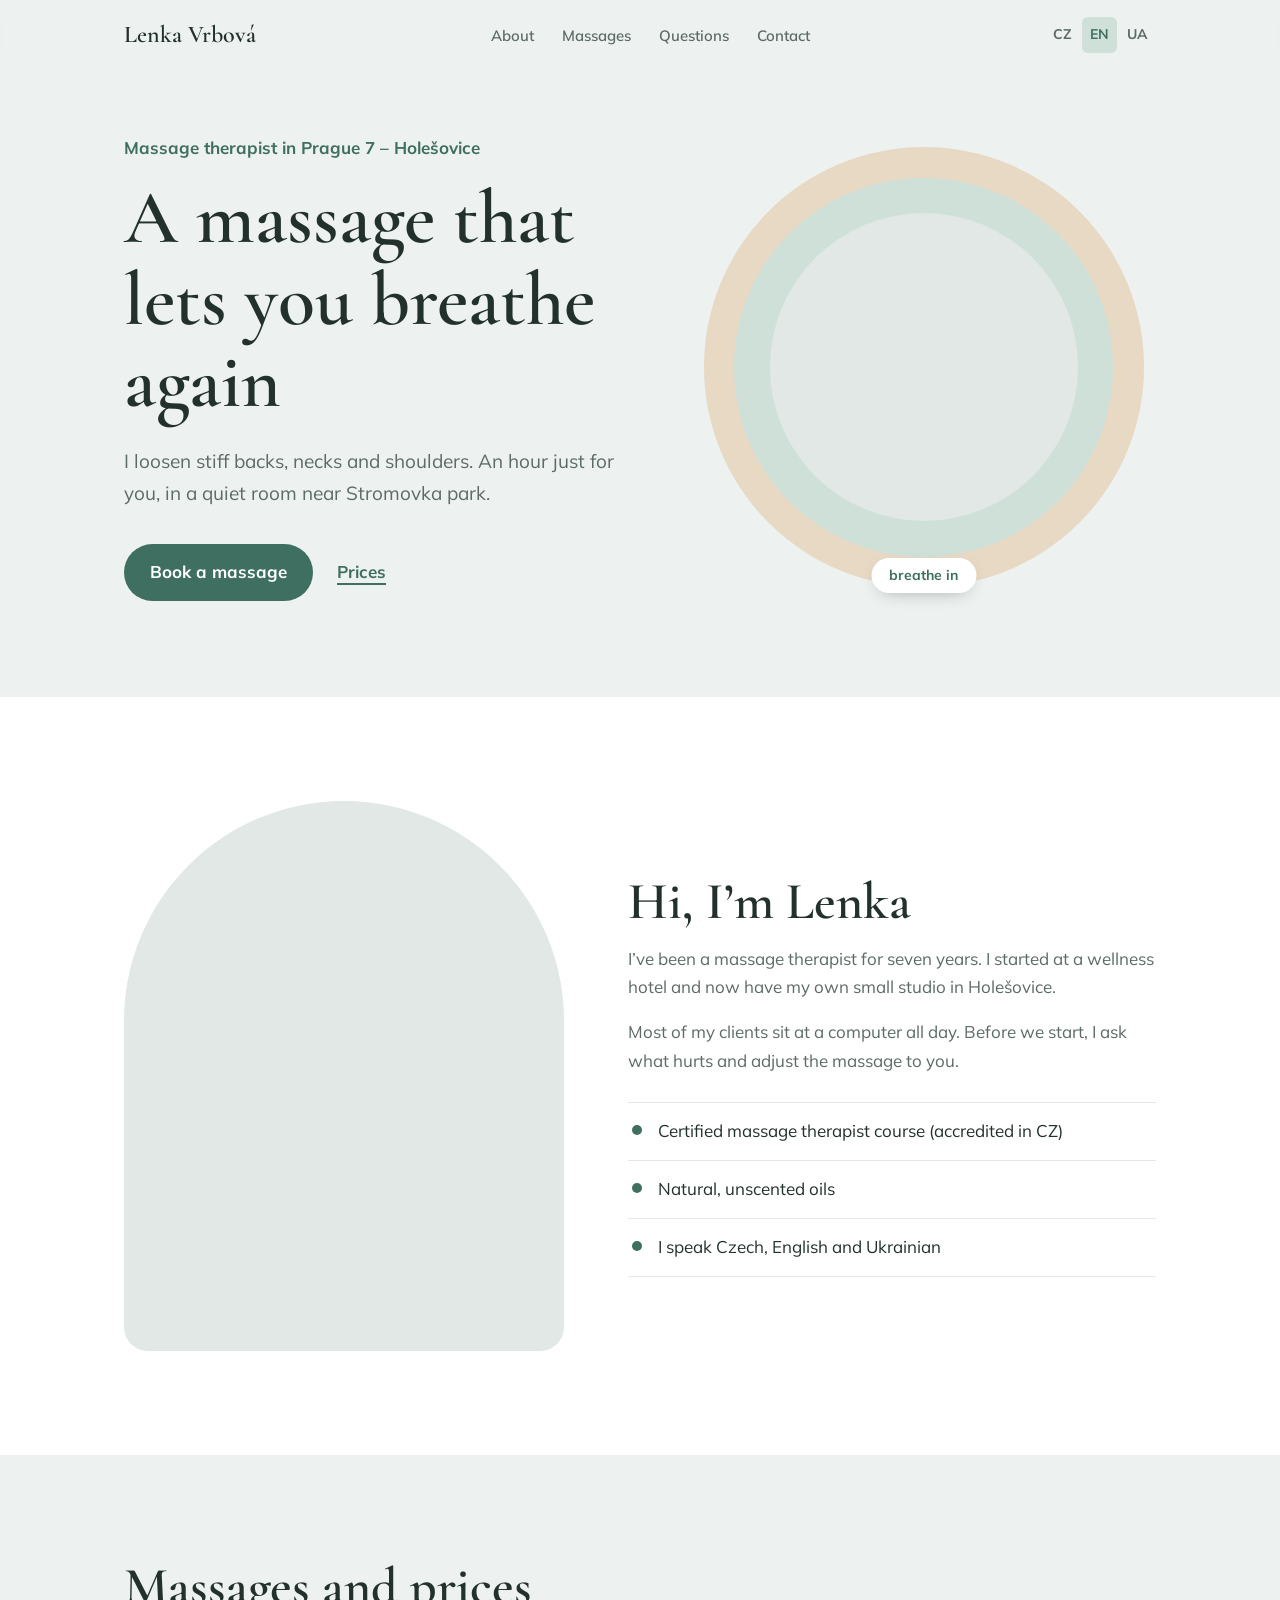
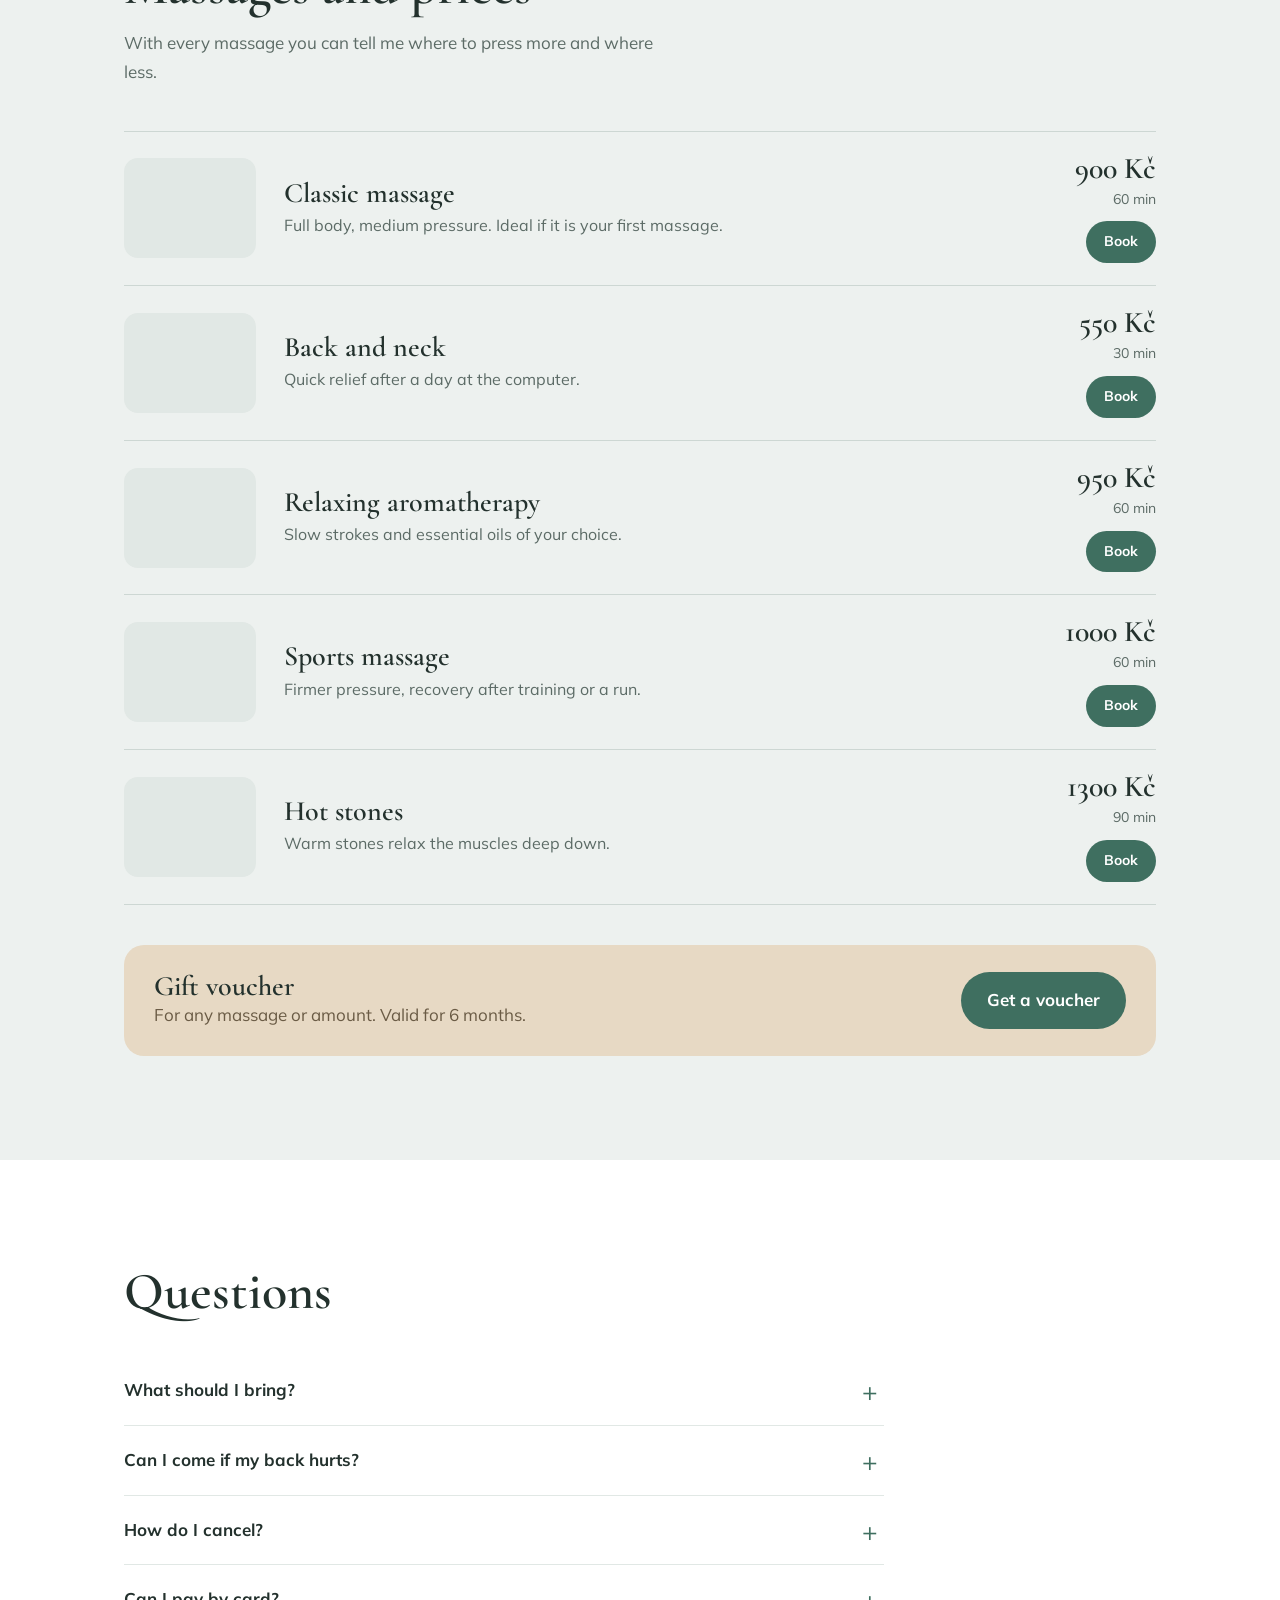
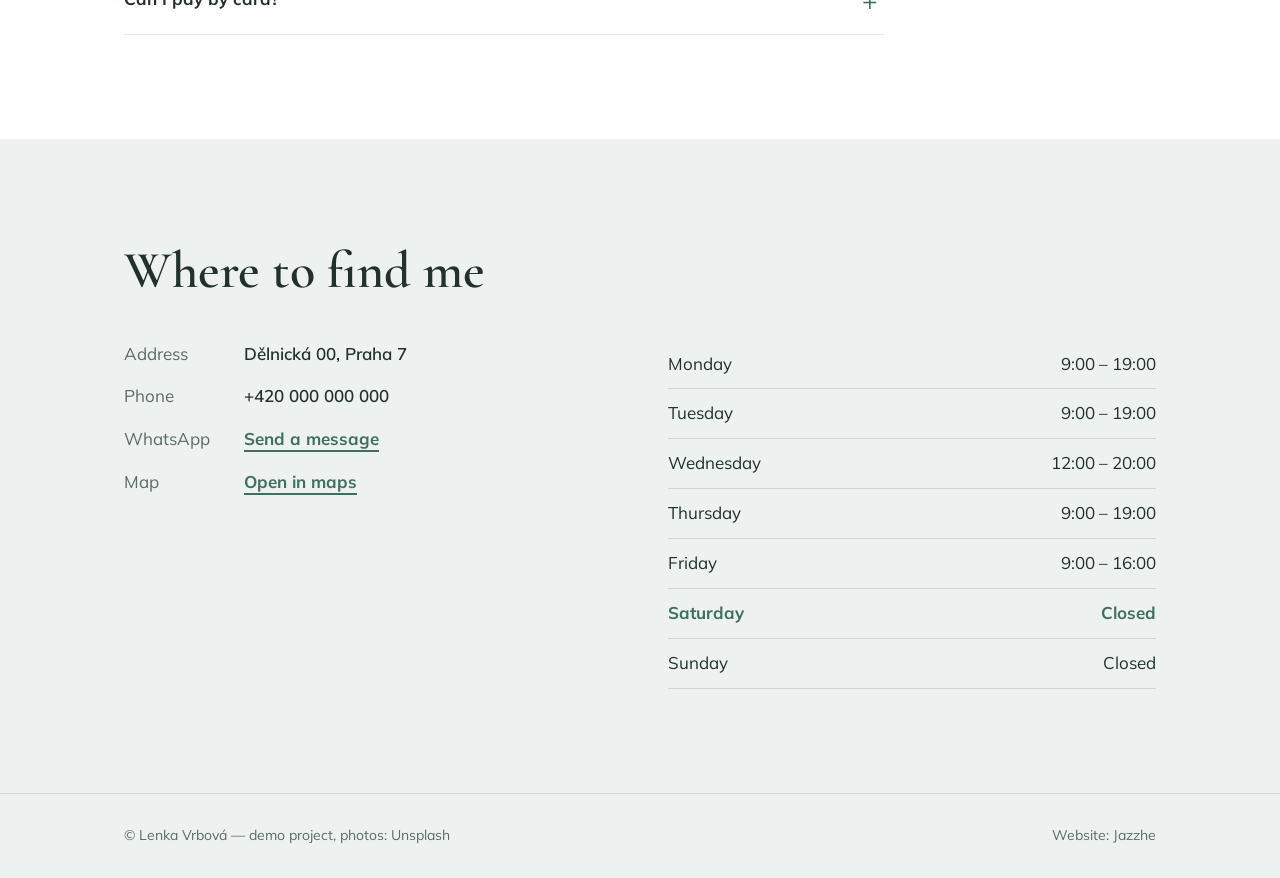
<file: vizitka.html>
<!DOCTYPE html>
<html lang="cs">
<head>
  <meta charset="UTF-8">
  <meta name="viewport" content="width=device-width, initial-scale=1.0">
  <title>Lenka Vrbová — masáže Praha 7</title>
  <meta name="description" content="Klasické, relaxační a sportovní masáže v Holešovicích. Objednání přes WhatsApp.">
  <meta name="theme-color" content="#EDF1EF">
  <link rel="icon" href="data:image/svg+xml,%3Csvg xmlns='http://www.w3.org/2000/svg' viewBox='0 0 64 64'%3E%3Ccircle cx='32' cy='32' r='30' fill='%233F6F60'/%3E%3Ccircle cx='32' cy='32' r='18' fill='none' stroke='%23EDF1EF' stroke-width='3'/%3E%3C/svg%3E">
  <link rel="preconnect" href="https://fonts.googleapis.com">
  <link rel="preconnect" href="https://fonts.gstatic.com" crossorigin>
  <link href="https://fonts.googleapis.com/css2?family=Cormorant+Garamond:wght@500;600&family=Mulish:wght@400;600;700&display=swap" rel="stylesheet">
  <style>
    /* ===== Кольори: туман, евкаліпт, пісок ===== */
    :root {
      --mist: #EDF1EF;
      --mist-2: #E1E8E5;
      --ink: #23312D;
      --muted: #5C6B66;
      --euca: #3F6F60;
      --euca-dark: #2F574B;
      --euca-soft: #CFE0D9;
      --sand: #E7D9C4;
      --white: #FFFFFF;
      --wrap: 1080px;
    }
    * { margin: 0; padding: 0; box-sizing: border-box; }
    html { scroll-behavior: smooth; }
    body { font-family: 'Mulish', system-ui, sans-serif; font-size: 17px; line-height: 1.7; background: var(--mist); color: var(--ink); }
    img { max-width: 100%; display: block; }
    a { color: inherit; }
    button { font: inherit; color: inherit; cursor: pointer; }
    [hidden] { display: none !important; }
    :focus-visible { outline: 2px solid var(--euca); outline-offset: 3px; border-radius: 4px; }
    .wrap { width: 100%; max-width: var(--wrap); margin: 0 auto; padding: 0 24px; }
    h1, h2, h3 { font-family: 'Cormorant Garamond', Georgia, serif; font-weight: 600; line-height: 1.08; }
    h2 { font-size: clamp(36px, 5vw, 52px); margin-bottom: 14px; }
    .lead { color: var(--muted); max-width: 54ch; }
    .block { padding: 104px 0; }

    .btn { display: inline-flex; align-items: center; justify-content: center; gap: 8px; padding: 14px 26px; border-radius: 999px; border: 0; font-weight: 700; text-decoration: none; transition: background .15s; }
    .btn-euca { background: var(--euca); color: var(--white); }
    .btn-euca:hover { background: var(--euca-dark); }
    .link { font-weight: 700; color: var(--euca); text-decoration: underline; text-underline-offset: 5px; text-decoration-thickness: 1.5px; }

    /* ===== Шапка ===== */
    header { position: sticky; top: 0; z-index: 30; background: rgba(237,241,239,.9); backdrop-filter: blur(8px); }
    .nav { height: 70px; display: flex; align-items: center; justify-content: space-between; gap: 16px; }
    .name { font-family: 'Cormorant Garamond', serif; font-weight: 600; font-size: 24px; text-decoration: none; }
    .menu { display: flex; gap: 28px; list-style: none; }
    .menu a { text-decoration: none; color: var(--muted); font-weight: 600; font-size: 15px; }
    .menu a:hover { color: var(--euca); }
    .langs { display: flex; gap: 2px; }
    .langs button { background: none; border: 0; padding: 6px 8px; font-size: 14px; font-weight: 700; color: var(--muted); border-radius: 6px; }
    .langs button.active { color: var(--euca); background: var(--euca-soft); }

    /* ===== Головний екран з «диханням» ===== */
    .hero { padding: 64px 0 96px; }
    .hero-grid { display: grid; grid-template-columns: 1.1fr 1fr; gap: 56px; align-items: center; }
    .hero .who { color: var(--euca); font-weight: 700; margin-bottom: 14px; }
    .hero h1 { font-size: clamp(44px, 6.4vw, 76px); margin-bottom: 22px; }
    .hero p.lead { font-size: 19px; margin-bottom: 34px; }
    .hero-actions { display: flex; align-items: center; gap: 24px; flex-wrap: wrap; }
    .breath { position: relative; width: min(100%, 440px); aspect-ratio: 1; margin: 0 auto; display: grid; place-items: center; }
    .ring { position: absolute; inset: 0; border-radius: 50%; background: var(--sand); animation: breathe 8s ease-in-out infinite; }
    .ring.r2 { inset: 7%; background: var(--euca-soft); animation-delay: .25s; }
    .photo { position: absolute; inset: 15%; border-radius: 50%; overflow: hidden; background: var(--mist-2); }
    .photo img { width: 100%; height: 100%; object-fit: cover; }
    .breath-label { position: absolute; bottom: -6px; left: 50%; transform: translateX(-50%); background: var(--white); padding: 6px 18px; border-radius: 999px; font-size: 14px; font-weight: 700; color: var(--euca); box-shadow: 0 6px 18px -10px rgba(35,49,45,.5); white-space: nowrap; }
    @keyframes breathe { 0%, 100% { transform: scale(.9); } 50% { transform: scale(1); } }

    /* ===== Про мене ===== */
    #about { background: var(--white); }
    .about { display: grid; grid-template-columns: 1fr 1.2fr; gap: 64px; align-items: center; }
    .about-img { border-radius: 220px 220px 24px 24px; overflow: hidden; aspect-ratio: 4 / 5; background: var(--mist-2); }
    .about-img img { width: 100%; height: 100%; object-fit: cover; }
    .about p { color: var(--muted); margin-bottom: 16px; max-width: 54ch; }
    .facts { list-style: none; margin-top: 26px; border-top: 1px solid var(--mist-2); }
    .facts li { padding: 14px 0 14px 30px; border-bottom: 1px solid var(--mist-2); position: relative; }
    .facts li::before { content: ''; position: absolute; left: 4px; top: 22px; width: 10px; height: 10px; border-radius: 50%; background: var(--euca); }

    /* ===== Масажі ===== */
    .services { list-style: none; margin-top: 44px; }
    .svc { display: grid; grid-template-columns: 132px 1fr auto; gap: 28px; align-items: center; padding: 22px 0; border-top: 1px solid #CDD7D3; }
    .svc:last-child { border-bottom: 1px solid #CDD7D3; }
    .svc-img { width: 132px; height: 100px; border-radius: 14px; overflow: hidden; background: var(--mist-2); }
    .svc-img img { width: 100%; height: 100%; object-fit: cover; }
    .svc h3 { font-size: 28px; margin-bottom: 4px; }
    .svc p { color: var(--muted); font-size: 16px; max-width: 52ch; }
    .svc-side { text-align: right; }
    .svc-price { font-family: 'Cormorant Garamond', serif; font-size: 30px; font-weight: 600; line-height: 1; }
    .svc-time { color: var(--muted); font-size: 14px; margin: 4px 0 10px; }
    .svc-side .btn { padding: 9px 18px; font-size: 14px; }
    .voucher { margin-top: 40px; display: flex; justify-content: space-between; align-items: center; gap: 20px; flex-wrap: wrap; background: var(--sand); border-radius: 20px; padding: 26px 30px; }
    .voucher h3 { font-size: 28px; }
    .voucher p { color: #6A5B45; }

    /* ===== Питання ===== */
    #faq { background: var(--white); }
    .faq { max-width: 760px; margin-top: 36px; }
    .faq details { border-bottom: 1px solid var(--mist-2); }
    .faq summary { list-style: none; cursor: pointer; padding: 20px 40px 20px 0; font-weight: 700; position: relative; }
    .faq summary::-webkit-details-marker { display: none; }
    .faq summary::after { content: '+'; position: absolute; right: 6px; top: 14px; font-size: 26px; font-weight: 400; color: var(--euca); transition: transform .2s; }
    .faq details[open] summary::after { transform: rotate(45deg); }
    .faq details p { color: var(--muted); padding: 0 0 22px; max-width: 64ch; }

    /* ===== Контакти ===== */
    .contact { display: grid; grid-template-columns: 1fr 1fr; gap: 56px; margin-top: 40px; }
    .contact dl { display: grid; grid-template-columns: 120px 1fr; row-gap: 14px; align-content: start; }
    .contact dt { color: var(--muted); }
    .contact dd { font-weight: 600; }
    .hours { list-style: none; }
    .hours li { display: flex; justify-content: space-between; padding: 10px 0; border-bottom: 1px solid #CDD7D3; }
    .hours li.now { color: var(--euca); font-weight: 700; }

    footer { padding: 30px 0; color: var(--muted); font-size: 14px; border-top: 1px solid #CDD7D3; }
    .foot { display: flex; justify-content: space-between; gap: 12px; flex-wrap: wrap; }

    /* ===== Вікно «Написати у WhatsApp» ===== */
    .modal { position: fixed; inset: 0; z-index: 80; background: rgba(35,49,45,.45); display: grid; place-items: center; padding: 20px; }
    .sheet { background: var(--white); border-radius: 22px; padding: 30px; width: min(460px, 100%); position: relative; }
    .sheet h3 { font-size: 32px; margin-bottom: 8px; }
    .sheet > p { color: var(--muted); margin-bottom: 16px; }
    .bubble { background: #DCF3D9; border-radius: 16px 16px 16px 4px; padding: 14px 16px; font-size: 16px; margin-bottom: 18px; white-space: pre-line; }
    .sheet .btn { width: 100%; }
    .sheet .note { font-size: 13px; color: var(--muted); margin-top: 10px; text-align: center; }
    .x { position: absolute; top: 14px; right: 16px; background: none; border: 0; font-size: 28px; color: var(--muted); line-height: 1; }

    /* ===== Адаптив ===== */
    @media (max-width: 900px) {
      .hero-grid, .about, .contact { grid-template-columns: 1fr; }
      .about-img { max-width: 420px; }
    }
    @media (max-width: 640px) {
      .block { padding: 72px 0; }
      .menu { display: none; }
      .hero { padding: 36px 0 72px; }
      .svc { grid-template-columns: 88px 1fr; gap: 16px; }
      .svc-img { width: 88px; height: 88px; }
      .svc-side { grid-column: 1 / -1; display: flex; align-items: center; justify-content: space-between; text-align: left; }
      .svc-time { margin: 0; }
      .contact dl { grid-template-columns: 1fr; row-gap: 2px; }
      .contact dd { margin-bottom: 12px; }
    }
    @media (prefers-reduced-motion: reduce) {
      *, *::before, *::after { animation: none !important; transition: none !important; }
    }
  </style>
</head>
<body>

  <header>
    <div class="wrap nav">
      <a href="#" class="name">Lenka Vrbová</a>
      <ul class="menu">
        <li><a href="#about" data-i18n="nav.about">O mně</a></li>
        <li><a href="#services" data-i18n="nav.services">Masáže</a></li>
        <li><a href="#faq" data-i18n="nav.faq">Otázky</a></li>
        <li><a href="#contact" data-i18n="nav.contact">Kontakt</a></li>
      </ul>
      <div class="langs"><button data-lang="cs">CZ</button><button data-lang="en">EN</button><button data-lang="uk">UA</button></div>
    </div>
  </header>

  <main>
    <!-- ===== ГОЛОВНИЙ ЕКРАН ===== -->
    <section class="hero">
      <div class="wrap hero-grid">
        <div>
          <p class="who" data-i18n="hero.who">Masérka v Praze 7 – Holešovicích</p>
          <h1 data-i18n="hero.title">Masáž, po které se zase nadechnete</h1>
          <p class="lead" data-i18n="hero.text">Uvolním ztuhlá záda, šíji i hlavu. Hodina jen pro vás, v klidné místnosti kousek od Stromovky.</p>
          <div class="hero-actions">
            <button class="btn btn-euca" data-book="classic" data-i18n="hero.btn1">Objednat se</button>
            <a href="#services" class="link" data-i18n="hero.btn2">Ceník masáží</a>
          </div>
        </div>
        <div class="breath" aria-hidden="true">
          <div class="ring"></div><div class="ring r2"></div>
          <div class="photo"><img src="https://images.unsplash.com/photo-1544161515-4ab6ce6db874?auto=format&fit=crop&w=700&h=700&q=75" alt="" onerror="this.remove()"></div>
          <span class="breath-label" id="breathLabel">nádech</span>
        </div>
      </div>
    </section>

    <!-- ===== ПРО МЕНЕ ===== -->
    <section class="block" id="about">
      <div class="wrap about">
        <div class="about-img"><img loading="lazy" src="https://images.unsplash.com/photo-1519824145371-296894a0daa9?auto=format&fit=crop&w=700&h=880&q=75" alt="" onerror="this.remove()"></div>
        <div>
          <h2 data-i18n="about.title">Ahoj, jsem Lenka</h2>
          <p data-i18n="about.p1">Masíruji sedm let. Začínala jsem ve wellness hotelu, dnes mám vlastní malou provozovnu v Holešovicích.</p>
          <p data-i18n="about.p2">Nejčastěji ke mně chodí lidé, kteří celý den sedí u počítače. Než začneme, zeptám se, co vás bolí, a masáž přizpůsobím vám.</p>
          <ul class="facts">
            <li data-i18n="about.f1">Rekvalifikační kurz masér (akreditace MŠMT)</li>
            <li data-i18n="about.f2">Přírodní oleje bez parfemace</li>
            <li data-i18n="about.f3">Mluvím česky, anglicky a ukrajinsky</li>
          </ul>
        </div>
      </div>
    </section>

    <!-- ===== МАСАЖІ ===== -->
    <section class="block" id="services">
      <div class="wrap">
        <h2 data-i18n="svc.title">Masáže a ceny</h2>
        <p class="lead" data-i18n="svc.sub">U každé masáže si můžete říct, kde přidat a kde ubrat.</p>
        <ul class="services" id="services-list"></ul>
        <div class="voucher">
          <div>
            <h3 data-i18n="vou.title">Dárkový poukaz</h3>
            <p data-i18n="vou.text">Na libovolnou masáž nebo částku. Platí 6 měsíců.</p>
          </div>
          <button class="btn btn-euca" data-book="voucher" data-i18n="vou.btn">Chci poukaz</button>
        </div>
      </div>
    </section>

    <!-- ===== ПИТАННЯ ===== -->
    <section class="block" id="faq">
      <div class="wrap">
        <h2 data-i18n="faq.title">Časté otázky</h2>
        <div class="faq">
          <details><summary data-i18n="q1">Co si mám vzít s sebou?</summary><p data-i18n="a1">Nic. Ručníky, oleje i převlékárnu máte u mě. Stačí přijít v pohodlném oblečení.</p></details>
          <details><summary data-i18n="q2">Můžu přijít, když mě bolí záda?</summary><p data-i18n="a2">Ano, s běžnou bolestí ze sezení vám masáž pomůže. Při akutním zranění nebo zánětu se nejdřív poraďte s lékařem.</p></details>
          <details><summary data-i18n="q3">Jak zrušit termín?</summary><p data-i18n="a3">Napište mi aspoň 24 hodin předem. Termín vám ráda přesunu.</p></details>
          <details><summary data-i18n="q4">Dá se platit kartou?</summary><p data-i18n="a4">Ano, kartou, hotově nebo převodem.</p></details>
        </div>
      </div>
    </section>

    <!-- ===== КОНТАКТИ ===== -->
    <section class="block" id="contact">
      <div class="wrap">
        <h2 data-i18n="ct.title">Kde mě najdete</h2>
        <div class="contact">
          <dl>
            <dt data-i18n="ct.addrL">Adresa</dt><dd>Dělnická 00, Praha 7</dd>
            <dt data-i18n="ct.phoneL">Telefon</dt><dd>+420 000 000 000</dd>
            <dt>WhatsApp</dt><dd><button class="link" style="background:none;border:0;padding:0" data-book="classic" data-i18n="ct.wa">Napsat zprávu</button></dd>
            <dt data-i18n="ct.mapL">Mapa</dt><dd><a class="link" href="https://www.google.com/maps/search/?api=1&query=Dělnická+Praha+7" target="_blank" rel="noopener" data-i18n="ct.map">Otevřít v mapách</a></dd>
          </dl>
          <ul class="hours" id="hours"></ul>
        </div>
      </div>
    </section>
  </main>

  <footer>
    <div class="wrap foot">
      <span>© Lenka Vrbová — <span data-i18n="foot.demo">demo projekt, fotky: Unsplash</span></span>
      <span data-i18n="foot.made">Web: Jazzhe</span>
    </div>
  </footer>

  <!-- Вікно з готовим повідомленням для WhatsApp -->
  <div class="modal" id="modal" hidden role="dialog" aria-modal="true" aria-labelledby="mTitle">
    <div class="sheet">
      <button class="x" id="mClose" aria-label="Close">×</button>
      <h3 id="mTitle"></h3>
      <p data-i18n="m.text">Zprávu jsem vám připravila. Stačí ji odeslat.</p>
      <div class="bubble" id="mBubble"></div>
      <a class="btn btn-euca" id="mSend" target="_blank" rel="noopener" data-i18n="m.btn">Otevřít WhatsApp</a>
      <p class="note" data-i18n="m.note">Demo — WhatsApp se otevře bez čísla, kontakt si vyberete sami.</p>
    </div>
  </div>

  <script>
    // ===== Масажі (щоб змінити — редагуй цей список) =====
    const U = id => `https://images.unsplash.com/photo-${id}?auto=format&fit=crop&w=300&h=230&q=70`;
    const SERVICES = [
      { id: 'classic', min: 60, price: 900, img: U('1519823551278-64ac92734fb1'),
        name: { cs: 'Klasická masáž', en: 'Classic massage', uk: 'Класичний масаж' },
        desc: { cs: 'Celé tělo, střední tlak. Ideální, pokud jdete na masáž poprvé.', en: 'Full body, medium pressure. Ideal if it is your first massage.', uk: 'Усе тіло, середній тиск. Ідеально, якщо йдете на масаж уперше.' } },
      { id: 'back', min: 30, price: 550, img: U('1745327883508-b6cd32e5dde5'),
        name: { cs: 'Záda a šíje', en: 'Back and neck', uk: 'Спина й шия' },
        desc: { cs: 'Rychlá pomoc po dni u počítače.', en: 'Quick relief after a day at the computer.', uk: 'Швидка допомога після дня за комп’ютером.' } },
      { id: 'aroma', min: 60, price: 950, img: U('1515377905703-c4788e51af15'),
        name: { cs: 'Relaxační s aromaterapií', en: 'Relaxing aromatherapy', uk: 'Релакс з ароматерапією' },
        desc: { cs: 'Pomalé tahy a éterické oleje podle vašeho výběru.', en: 'Slow strokes and essential oils of your choice.', uk: 'Повільні рухи й ефірні олії на ваш вибір.' } },
      { id: 'sport', min: 60, price: 1000, img: U('1712638932314-e2b185ca0930'),
        name: { cs: 'Sportovní masáž', en: 'Sports massage', uk: 'Спортивний масаж' },
        desc: { cs: 'Silnější tlak, regenerace po tréninku nebo běhu.', en: 'Firmer pressure, recovery after training or a run.', uk: 'Сильніший тиск, відновлення після тренування чи бігу.' } },
      { id: 'stones', min: 90, price: 1300, img: U('1600334089648-b0d9d3028eb2'),
        name: { cs: 'Lávové kameny', en: 'Hot stones', uk: 'Гаряче каміння' },
        desc: { cs: 'Teplé kameny prohřejí svaly do hloubky.', en: 'Warm stones relax the muscles deep down.', uk: 'Теплі камені прогрівають м’язи в глибину.' } }
    ];
    const HOURS = { 1: ['9:00', '19:00'], 2: ['9:00', '19:00'], 3: ['12:00', '20:00'], 4: ['9:00', '19:00'], 5: ['9:00', '16:00'], 6: null, 0: null };

    const T = {
      cs: {
        'nav.about': 'O mně', 'nav.services': 'Masáže', 'nav.faq': 'Otázky', 'nav.contact': 'Kontakt',
        'hero.who': 'Masérka v Praze 7 – Holešovicích', 'hero.title': 'Masáž, po které se zase nadechnete',
        'hero.text': 'Uvolním ztuhlá záda, šíji i hlavu. Hodina jen pro vás, v klidné místnosti kousek od Stromovky.',
        'hero.btn1': 'Objednat se', 'hero.btn2': 'Ceník masáží', 'in': 'nádech', 'out': 'výdech',
        'about.title': 'Ahoj, jsem Lenka',
        'about.p1': 'Masíruji sedm let. Začínala jsem ve wellness hotelu, dnes mám vlastní malou provozovnu v Holešovicích.',
        'about.p2': 'Nejčastěji ke mně chodí lidé, kteří celý den sedí u počítače. Než začneme, zeptám se, co vás bolí, a masáž přizpůsobím vám.',
        'about.f1': 'Rekvalifikační kurz masér (akreditace MŠMT)', 'about.f2': 'Přírodní oleje bez parfemace', 'about.f3': 'Mluvím česky, anglicky a ukrajinsky',
        'svc.title': 'Masáže a ceny', 'svc.sub': 'U každé masáže si můžete říct, kde přidat a kde ubrat.', 'min': 'min', 'book': 'Objednat',
        'vou.title': 'Dárkový poukaz', 'vou.text': 'Na libovolnou masáž nebo částku. Platí 6 měsíců.', 'vou.btn': 'Chci poukaz',
        'faq.title': 'Časté otázky',
        'q1': 'Co si mám vzít s sebou?', 'a1': 'Nic. Ručníky, oleje i převlékárnu máte u mě. Stačí přijít v pohodlném oblečení.',
        'q2': 'Můžu přijít, když mě bolí záda?', 'a2': 'Ano, s běžnou bolestí ze sezení vám masáž pomůže. Při akutním zranění nebo zánětu se nejdřív poraďte s lékařem.',
        'q3': 'Jak zrušit termín?', 'a3': 'Napište mi aspoň 24 hodin předem. Termín vám ráda přesunu.',
        'q4': 'Dá se platit kartou?', 'a4': 'Ano, kartou, hotově nebo převodem.',
        'ct.title': 'Kde mě najdete', 'ct.addrL': 'Adresa', 'ct.phoneL': 'Telefon', 'ct.wa': 'Napsat zprávu', 'ct.mapL': 'Mapa', 'ct.map': 'Otevřít v mapách',
        'days': ['Neděle', 'Pondělí', 'Úterý', 'Středa', 'Čtvrtek', 'Pátek', 'Sobota'], 'closed': 'Zavřeno',
        'm.text': 'Zprávu jsem vám připravila. Stačí ji odeslat.', 'm.btn': 'Otevřít WhatsApp', 'm.note': 'Demo — WhatsApp se otevře bez čísla, kontakt si vyberete sami.',
        'm.hi': 'Dobrý den, Lenko,', 'm.want': 'chci se objednat na:', 'm.when': 'Kdy máte volno? Děkuji.', 'm.vou': 'měla bych zájem o dárkový poukaz.', 'm.title': 'Objednání',
        'foot.demo': 'demo projekt, fotky: Unsplash', 'foot.made': 'Web: Jazzhe'
      },
      en: {
        'nav.about': 'About', 'nav.services': 'Massages', 'nav.faq': 'Questions', 'nav.contact': 'Contact',
        'hero.who': 'Massage therapist in Prague 7 – Holešovice', 'hero.title': 'A massage that lets you breathe again',
        'hero.text': 'I loosen stiff backs, necks and shoulders. An hour just for you, in a quiet room near Stromovka park.',
        'hero.btn1': 'Book a massage', 'hero.btn2': 'Prices', 'in': 'breathe in', 'out': 'breathe out',
        'about.title': 'Hi, I’m Lenka',
        'about.p1': 'I’ve been a massage therapist for seven years. I started at a wellness hotel and now have my own small studio in Holešovice.',
        'about.p2': 'Most of my clients sit at a computer all day. Before we start, I ask what hurts and adjust the massage to you.',
        'about.f1': 'Certified massage therapist course (accredited in CZ)', 'about.f2': 'Natural, unscented oils', 'about.f3': 'I speak Czech, English and Ukrainian',
        'svc.title': 'Massages and prices', 'svc.sub': 'With every massage you can tell me where to press more and where less.', 'min': 'min', 'book': 'Book',
        'vou.title': 'Gift voucher', 'vou.text': 'For any massage or amount. Valid for 6 months.', 'vou.btn': 'Get a voucher',
        'faq.title': 'Questions',
        'q1': 'What should I bring?', 'a1': 'Nothing. Towels, oils and a changing area are all here. Just come in comfortable clothes.',
        'q2': 'Can I come if my back hurts?', 'a2': 'Yes, for the usual pain from sitting a massage will help. With an acute injury or inflammation, check with a doctor first.',
        'q3': 'How do I cancel?', 'a3': 'Message me at least 24 hours ahead. I’ll happily move your appointment.',
        'q4': 'Can I pay by card?', 'a4': 'Yes, by card, in cash or by bank transfer.',
        'ct.title': 'Where to find me', 'ct.addrL': 'Address', 'ct.phoneL': 'Phone', 'ct.wa': 'Send a message', 'ct.mapL': 'Map', 'ct.map': 'Open in maps',
        'days': ['Sunday', 'Monday', 'Tuesday', 'Wednesday', 'Thursday', 'Friday', 'Saturday'], 'closed': 'Closed',
        'm.text': 'Your message is ready. Just send it.', 'm.btn': 'Open WhatsApp', 'm.note': 'Demo — WhatsApp opens without a number, you pick the contact.',
        'm.hi': 'Hello Lenka,', 'm.want': 'I’d like to book:', 'm.when': 'When are you free? Thank you.', 'm.vou': 'I’m interested in a gift voucher.', 'm.title': 'Booking',
        'foot.demo': 'demo project, photos: Unsplash', 'foot.made': 'Website: Jazzhe'
      },
      uk: {
        'nav.about': 'Про мене', 'nav.services': 'Масажі', 'nav.faq': 'Питання', 'nav.contact': 'Контакти',
        'hero.who': 'Масажистка в Празі 7 – Голешовіце', 'hero.title': 'Масаж, після якого знову дихається',
        'hero.text': 'Розслаблю затиснуту спину, шию й голову. Година тільки для вас, у тихій кімнаті неподалік парку Стромовка.',
        'hero.btn1': 'Записатися', 'hero.btn2': 'Ціни на масаж', 'in': 'вдих', 'out': 'видих',
        'about.title': 'Привіт, я Ленка',
        'about.p1': 'Роблю масаж уже сім років. Починала у велнес-готелі, а тепер маю власний невеликий кабінет у Голешовіце.',
        'about.p2': 'Найчастіше до мене приходять люди, які цілий день сидять за комп’ютером. Перед масажем я питаю, що болить, і підлаштовую масаж під вас.',
        'about.f1': 'Сертифікований курс масажиста (акредитація в Чехії)', 'about.f2': 'Натуральні олії без ароматизаторів', 'about.f3': 'Говорю чеською, англійською й українською',
        'svc.title': 'Масажі й ціни', 'svc.sub': 'На кожному масажі можна сказати, де сильніше, а де м’якше.', 'min': 'хв', 'book': 'Записатися',
        'vou.title': 'Подарунковий сертифікат', 'vou.text': 'На будь-який масаж або суму. Діє 6 місяців.', 'vou.btn': 'Хочу сертифікат',
        'faq.title': 'Часті питання',
        'q1': 'Що взяти з собою?', 'a1': 'Нічого. Рушники, олії й місце, щоб переодягнутися, є в мене. Просто приходьте в зручному одязі.',
        'q2': 'Чи можна прийти, якщо болить спина?', 'a2': 'Так, зі звичайним болем від сидіння масаж допоможе. Якщо це гостра травма чи запалення, спершу порадьтеся з лікарем.',
        'q3': 'Як скасувати запис?', 'a3': 'Напишіть мені щонайменше за 24 години. Я охоче перенесу ваш запис.',
        'q4': 'Можна платити карткою?', 'a4': 'Так, карткою, готівкою або переказом.',
        'ct.title': 'Де мене знайти', 'ct.addrL': 'Адреса', 'ct.phoneL': 'Телефон', 'ct.wa': 'Написати повідомлення', 'ct.mapL': 'Мапа', 'ct.map': 'Відкрити на мапі',
        'days': ['Неділя', 'Понеділок', 'Вівторок', 'Середа', 'Четвер', 'П’ятниця', 'Субота'], 'closed': 'Зачинено',
        'm.text': 'Повідомлення вже готове. Залишилось його надіслати.', 'm.btn': 'Відкрити WhatsApp', 'm.note': 'Демо — WhatsApp відкриється без номера, контакт оберете самі.',
        'm.hi': 'Добрий день, Ленко!', 'm.want': 'Хочу записатися на:', 'm.when': 'Коли у вас є вільний час? Дякую.', 'm.vou': 'Мене цікавить подарунковий сертифікат.', 'm.title': 'Запис',
        'foot.demo': 'демо-проєкт, фото: Unsplash', 'foot.made': 'Сайт: Jazzhe'
      }
    };

    let lang = 'cs';
    try {
      const nav = (navigator.language || '').slice(0, 2);
      lang = localStorage.getItem('lenka-lang') || (nav === 'cs' || nav === 'sk' ? 'cs' : nav === 'uk' || nav === 'ru' ? 'uk' : 'en');
    } catch (e) {}
    const t = k => T[lang][k];

    function render() {
      document.documentElement.lang = lang;
      document.querySelectorAll('[data-i18n]').forEach(el => { const v = t(el.dataset.i18n); if (typeof v === 'string') el.textContent = v; });
      document.querySelectorAll('.langs button').forEach(b => b.classList.toggle('active', b.dataset.lang === lang));

      document.getElementById('services-list').innerHTML = SERVICES.map(s => `
        <li class="svc">
          <div class="svc-img"><img loading="lazy" src="${s.img}" alt="" onerror="this.remove()"></div>
          <div><h3>${s.name[lang]}</h3><p>${s.desc[lang]}</p></div>
          <div class="svc-side">
            <div><div class="svc-price">${s.price} Kč</div><div class="svc-time">${s.min} ${t('min')}</div></div>
            <button class="btn btn-euca" data-book="${s.id}">${t('book')}</button>
          </div>
        </li>`).join('');

      const wd = new Date().getDay();
      document.getElementById('hours').innerHTML = [1, 2, 3, 4, 5, 6, 0].map(d =>
        `<li class="${d === wd ? 'now' : ''}"><span>${t('days')[d]}</span><span>${HOURS[d] ? HOURS[d].join(' – ') : t('closed')}</span></li>`).join('');
      updateBreath();
    }

    // «Дихання»: підпис змінюється в такт з колом (8 секунд на цикл)
    let inhale = true;
    const label = document.getElementById('breathLabel');
    function updateBreath() { label.textContent = inhale ? t('in') : t('out'); }
    if (!matchMedia('(prefers-reduced-motion: reduce)').matches) {
      setInterval(() => { inhale = !inhale; updateBreath(); }, 4000);
    }

    // Вікно з повідомленням для WhatsApp
    const modal = document.getElementById('modal');
    let lastFocus = null;
    document.addEventListener('click', e => {
      const b = e.target.closest('[data-book]'); if (!b) return;
      lastFocus = b;
      const s = SERVICES.find(x => x.id === b.dataset.book);
      const msg = s
        ? `${t('m.hi')}\n${t('m.want')} ${s.name[lang]} (${s.min} ${t('min')}, ${s.price} Kč).\n${t('m.when')}`
        : `${t('m.hi')}\n${t('m.vou')}\n${t('m.when')}`;
      document.getElementById('mTitle').textContent = s ? s.name[lang] : t('vou.title');
      document.getElementById('mBubble').textContent = msg;
      document.getElementById('mSend').href = 'https://wa.me/?text=' + encodeURIComponent(msg);
      modal.hidden = false;
      document.getElementById('mClose').focus();
    });
    function closeModal() { modal.hidden = true; if (lastFocus) lastFocus.focus(); }
    document.getElementById('mClose').onclick = closeModal;
    modal.addEventListener('click', e => { if (e.target === modal) closeModal(); });
    document.addEventListener('keydown', e => { if (e.key === 'Escape' && !modal.hidden) closeModal(); });

    document.querySelectorAll('.langs button').forEach(b => b.addEventListener('click', () => {
      lang = b.dataset.lang;
      try { localStorage.setItem('lenka-lang', lang); } catch (e) {}
      render();
    }));
    render();
  </script>
</body>
</html>
</file>
<file: assets/css/style.css>
/* ===== Кольори і базові змінні (міняй тут, щоб змінити стиль усього сайту) ===== */
:root {
  /* Тільки сірі тони, без кольорів */
  --bg: #121212;
  --bg-2: rgba(17,17,17,.55);  /* напівпрозорий, щоб клітинка просвічувала */
  --card: #181818;      /* трохи світліше за фон, щоб картки читались */
  --line: #333333;
  --text: #EDEDED;
  --muted: #B8B8B8;     /* світліший сірий = кращий контраст другорядного тексту */
  --accent: #EDEDED;       /* «акцент» — світло-сірий */
  --accent-2: #9E9E9E;
  --script: 'Playfair Display', Georgia, serif;
  --radius: 18px;
  --max: 1120px;
}

* { margin: 0; padding: 0; box-sizing: border-box; }
html { scroll-behavior: smooth; overflow-x: clip; }
body {
  font-family: 'Inter', sans-serif;
  background-color: var(--bg);
  background-image:
    linear-gradient(#1C1C1C 1px, transparent 1px),
    linear-gradient(90deg, #1C1C1C 1px, transparent 1px);
  background-size: 26px 26px;
  background-position: -1px -1px;
  color: var(--text);
  line-height: 1.65;
  font-size: 17px;
  -webkit-font-smoothing: antialiased;
  overflow-x: hidden;
}
a { color: inherit; text-decoration: none; }
img { max-width: 100%; height: auto; display: block; }
[hidden] { display: none !important; }

.container { width: 100%; max-width: var(--max); margin: 0 auto; padding: 0 20px; }
h1, h2, h3 { font-family: 'Manrope', sans-serif; line-height: 1.15; }
.accent { color: var(--accent); }
.tag {
  display: inline-block;
  font-size: 13px;
  font-weight: 600;
  letter-spacing: .08em;
  text-transform: uppercase;
  color: var(--accent);
  margin-bottom: 14px;
}
section { padding: 64px 0; }
.section-title { font-size: clamp(30px, 5vw, 46px); margin-bottom: 16px; }
.section-sub { color: var(--muted); max-width: 560px; margin-bottom: 32px; }

/* ===== Кнопки ===== */
.btn {
  display: inline-flex; align-items: center; gap: 10px;
  padding: 15px 28px;
  border-radius: 999px;
  font-weight: 600;
  transition: transform .2s, box-shadow .2s, background .2s;
  cursor: pointer; border: none; font-size: 16px;
}
.btn-primary { background: var(--accent); color: #111111; }
.btn-primary:hover { transform: translateY(-2px); box-shadow: 0 10px 30px rgba(230,230,230,.3); }
.btn-ghost { border: 1px solid var(--line); color: var(--text); background: transparent; }
.btn-ghost:hover { border-color: var(--accent); color: var(--accent); }

/* ===== Шапка ===== */
header {
  position: fixed; top: 0; left: 0; right: 0; z-index: 100;
  background: rgba(18,18,18,.82);
  backdrop-filter: blur(12px);
  border-bottom: 1px solid transparent;
  transition: border-color .3s;
}
header.scrolled { border-color: var(--line); }
.nav { display: flex; align-items: center; justify-content: space-between; height: 72px; }
.logo { font-family: 'Manrope', sans-serif; font-size: 22px; font-weight: 700; }
.logo span { color: var(--accent); }
.nav-links { display: flex; gap: 32px; list-style: none; }
.nav-links a { color: var(--muted); font-weight: 500; transition: color .2s; }
.nav-links a:hover { color: var(--text); }
.nav .btn { padding: 10px 20px; font-size: 14px; }
.burger { display: none; background: none; border: none; cursor: pointer; padding: 8px; }
.burger span { display: block; width: 24px; height: 2px; border-radius: 2px; background: var(--text); margin: 5px 0; transition: transform .35s cubic-bezier(.65,0,.35,1), opacity .2s, width .3s; transform-origin: center; }
.burger span:nth-child(2) { width: 16px; margin-left: auto; }
.burger:hover span:nth-child(2) { width: 24px; }
/* Бургер перетворюється на хрестик */
.burger.open span:nth-child(1) { transform: translateY(7px) rotate(45deg); }
.burger.open span:nth-child(2) { opacity: 0; transform: translateX(10px); }
.burger.open span:nth-child(3) { transform: translateY(-7px) rotate(-45deg); }
@keyframes menuIn { from { opacity: 0; transform: translateY(-12px); } to { opacity: 1; transform: none; } }
@keyframes linkIn { from { opacity: 0; transform: translateX(-14px); } to { opacity: 1; transform: none; } }

/* ===== Головний екран ===== */
.hero {
  overflow: hidden; /* світлові плями не виходять за край екрана */
  min-height: auto;
  display: flex; align-items: center;
  padding-top: 120px; padding-bottom: 40px;
  position: relative;
}
.hero::before {
  content: ''; position: absolute;
  width: 600px; height: 600px; border-radius: 50%;
  background: radial-gradient(circle, rgba(230,230,230,.15), transparent 65%);
  top: 10%; right: -150px; pointer-events: none;
}
.hero::after {
  content: ''; position: absolute;
  width: 500px; height: 500px; border-radius: 50%;
  background: radial-gradient(circle, rgba(170,170,170,.10), transparent 65%);
  bottom: 0; left: -200px; pointer-events: none;
}
.hero-inner { position: relative; z-index: 1; }
.badge {
  display: inline-flex; align-items: center; gap: 8px;
  padding: 8px 16px;
  border: 1px solid var(--line); border-radius: 999px;
  font-size: 14px; color: var(--muted); margin-bottom: 28px;
}
.badge .dot { width: 8px; height: 8px; border-radius: 50%; background: var(--accent); box-shadow: 0 0 10px var(--accent); animation: pulse 2s infinite; }
@keyframes pulse { 50% { opacity: .4; } }
.hero h1 { font-size: clamp(42px, 8vw, 84px); max-width: 900px; margin-bottom: 24px; }
.hero h1 .grad {
  background: linear-gradient(90deg, var(--accent), var(--accent-2));
  -webkit-background-clip: text; background-clip: text; color: transparent;
}
.hero p { font-size: clamp(17px, 2vw, 20px); color: var(--muted); max-width: 560px; margin-bottom: 40px; }
.hero-btns { display: flex; gap: 14px; flex-wrap: wrap; }
.code-line {
  margin-top: 36px;
  font-family: monospace; font-size: 14px; color: var(--muted);
}
.code-line b { color: var(--accent); font-weight: normal; }

/* ===== Акція для перших клієнтів ===== */
.promo {
  display: flex; align-items: center; justify-content: space-between; gap: 24px; flex-wrap: wrap;
  background: linear-gradient(135deg, rgba(230,230,230,.14), rgba(170,170,170,.08));
  border: 1px solid rgba(230,230,230,.45);
  border-radius: var(--radius);
  padding: 28px 32px;
  margin-bottom: 24px;
}
.promo h3 { font-size: 24px; margin-bottom: 6px; }
.promo p { color: var(--muted); }
.promo-price {
  font-family: 'Manrope', sans-serif;
  font-size: clamp(28px, 4vw, 40px); font-weight: 700;
  color: var(--accent); white-space: nowrap;
}
.promo-price small { display: block; font-size: 15px; font-weight: 500; color: var(--text); }

/* ===== Послуги ===== */
.services-grid { display: grid; grid-template-columns: repeat(3, 1fr); gap: 20px; }
.card {
  background: var(--card);
  border: 1px solid var(--line);
  border-radius: var(--radius);
  padding: 32px;
  transition: transform .3s, border-color .3s;
}
.card:hover { transform: translateY(-6px); border-color: rgba(230,230,230,.4); }
.card .icon {
  width: 52px; height: 52px; border-radius: 14px;
  display: grid; place-items: center;
  background: rgba(230,230,230,.1); color: var(--accent);
  font-size: 24px; margin-bottom: 22px;
}
.card h3 { font-size: 22px; margin-bottom: 10px; }
.card p { color: var(--muted); margin-bottom: 20px; }
.price { font-family: 'Manrope', sans-serif; font-size: 22px; }
.price s { color: var(--muted); font-size: 16px; margin-right: 8px; }
.price b { color: var(--accent); }
.price small { display: block; color: var(--muted); font-size: 13px; font-family: 'Inter', sans-serif; }

/* ===== Кейси ===== */
#cases { background: var(--bg-2); }
.case {
  display: grid; grid-template-columns: 1.2fr 1fr; gap: 50px;
  align-items: center;
  background: var(--card);
  border: 1px solid var(--line);
  border-radius: var(--radius);
  padding: 40px;
  margin-bottom: 24px;
}
.case-info h3 { font-size: 30px; margin-bottom: 14px; }
.case-info p { color: var(--muted); margin-bottom: 22px; }
.chips { display: flex; flex-wrap: wrap; gap: 8px; margin-bottom: 28px; }
.chip { padding: 6px 14px; border-radius: 999px; background: var(--bg); border: 1px solid var(--line); font-size: 13px; color: var(--muted); }

/* Слайдер до/після */
.ba {
  position: relative; aspect-ratio: 4 / 3;
  border-radius: 14px; overflow: hidden;
  user-select: none; touch-action: none; cursor: ew-resize;
}
.ba-layer { position: absolute; inset: 0; display: flex; align-items: center; justify-content: center; }
/* Заміни ці градієнти на свої скріни: background: url('img-before.jpg') center/cover; */
.ba-before { background: linear-gradient(135deg, #3a3a3a, #1e1e1e); }
.ba-after { background: linear-gradient(135deg, #1b2a12, #0f2a2e); clip-path: inset(0 0 0 50%); }
.ba-label {
  position: absolute; top: 14px;
  padding: 5px 12px; border-radius: 999px;
  background: rgba(0,0,0,.6); font-size: 12px; font-weight: 600;
}
.ba-before .ba-label { left: 14px; }
.ba-after .ba-label { right: 14px; color: var(--accent); }
.ba-shots { aspect-ratio: 16 / 9; }
.ba-shots .ba-layer { background-size: cover; background-position: top center; background-color: #0a0a0a; }
.ba-mock { width: 70%; }
.ba-mock div { height: 10px; border-radius: 6px; margin-bottom: 10px; }
.ba-before .ba-mock div { background: #555; }
.ba-after .ba-mock div { background: linear-gradient(90deg, var(--accent), var(--accent-2)); }
.ba-line {
  position: absolute; top: 0; bottom: 0; left: 50%;
  width: 2px; background: var(--accent);
  transform: translateX(-50%);
}
.ba-line::after {
  content: '⇆'; position: absolute; top: 50%; left: 50%;
  transform: translate(-50%, -50%);
  width: 40px; height: 40px; border-radius: 50%;
  background: var(--accent); color: #111111;
  display: grid; place-items: center; font-weight: 700;
}
.case-soon {
  text-align: center; padding: 50px 30px;
  border: 1px dashed var(--line); border-radius: var(--radius);
  color: var(--muted);
}
.case-soon a { color: var(--accent); font-weight: 600; }

/* ===== Макет сайту для концептів (замість до/після) ===== */
.preview {
  aspect-ratio: 4 / 3; border-radius: 14px; overflow: hidden;
  background: var(--pv-bg); border: 1px solid var(--line);
  display: flex; flex-direction: column;
}
.pv-bar { height: 30px; flex-shrink: 0; display: flex; align-items: center; gap: 6px; padding: 0 12px; background: rgba(0,0,0,.35); }
.pv-bar span { width: 9px; height: 9px; border-radius: 50%; background: #444; }
.pv-body { flex: 1; padding: 20px; display: flex; flex-direction: column; gap: 12px; }
.pv-hero {
  height: 45%; border-radius: 10px; background: var(--pv-hero);
  display: flex; flex-direction: column; justify-content: center; gap: 8px; padding: 16px;
}
.pv-hero i { display: block; height: 10px; width: 60%; border-radius: 6px; background: rgba(255,255,255,.85); }
.pv-hero i + i { width: 40%; opacity: .5; }
.pv-btn { width: 84px; height: 22px; border-radius: 999px; background: var(--pv-accent); margin-top: 4px; }
.pv-row { flex: 1; display: grid; grid-template-columns: repeat(3, 1fr); gap: 10px; }
.pv-row div { border-radius: 10px; background: rgba(255,255,255,.06); }

/* ===== Скрін готового сайту в кейсі ===== */
.shot { display: block; border-radius: 14px; overflow: hidden; border: 1px solid var(--line); background: #1a1a1a; transition: transform .3s, border-color .3s; }
.shot:hover { transform: translateY(-4px); border-color: rgba(230,230,230,.5); }
.shot img { width: 100%; display: block; }
/* Живе превʼю сайту */
.live { position: relative; width: 100%; aspect-ratio: 16 / 10; overflow: hidden; background: #15302A; }
.live iframe { position: absolute; top: 0; left: 0; width: 1280px; height: 800px; border: 0; transform-origin: 0 0; pointer-events: none; }

/* ===== Карусель кейсів ===== */
.carousel-viewport { overflow: hidden; border-radius: var(--radius); }
.carousel-track { display: flex; transition: transform .5s ease; }
.carousel-track .case { flex: 0 0 100%; margin-bottom: 0; }
.carousel-nav { display: flex; align-items: center; justify-content: center; gap: 18px; margin: 26px 0 40px; }
.arrow {
  width: 50px; height: 50px; border-radius: 50%;
  background: var(--card); border: 1px solid var(--line);
  color: var(--text); font-size: 20px; cursor: pointer;
  transition: border-color .2s, color .2s, transform .2s;
}
.arrow:hover { border-color: var(--accent); color: var(--accent); transform: scale(1.06); }
.dots { display: flex; gap: 8px; }
.dot-btn {
  width: 8px; height: 8px; border-radius: 999px;
  background: var(--line); border: none; cursor: pointer;
  transition: width .3s, background .3s;
}
.dot-btn.active { width: 26px; background: var(--accent); }
.chip.concept { color: var(--accent); border-color: rgba(230,230,230,.4); }

/* ===== Процес ===== */
.steps { display: grid; grid-template-columns: repeat(4, 1fr); gap: 20px; }
.step { position: relative; padding: 30px 26px; background: var(--card); border: 1px solid var(--line); border-radius: var(--radius); }
.step .num {
  font-family: 'Manrope', sans-serif; font-size: 44px; font-weight: 700;
  color: transparent; -webkit-text-stroke: 1px var(--accent);
  margin-bottom: 12px;
}
.step h3 { font-size: 20px; margin-bottom: 8px; }
.step p { color: var(--muted); font-size: 15px; }

/* ===== Відгуки ===== */
#reviews { background: var(--bg-2); }
.review {
  max-width: 760px; margin: 0 auto; text-align: center;
  background: var(--card); border: 1px solid var(--line);
  border-radius: var(--radius); padding: 50px 40px;
}
.reviews { display: grid; gap: 20px; max-width: 760px; margin: 0 auto; }
.review cite a { color: var(--text); text-decoration: underline; text-underline-offset: 3px; }
.stars { color: var(--accent); font-size: 20px; letter-spacing: 4px; margin-bottom: 20px; }
.review blockquote { font-size: clamp(16px, 2vw, 19px); line-height: 1.7; margin-bottom: 24px; }
.review cite { color: var(--muted); font-style: normal; }

/* ===== Контакти ===== */
.contact-box {
  text-align: center;
  background: linear-gradient(135deg, rgba(230,230,230,.08), rgba(170,170,170,.06));
  border: 1px solid var(--line); border-radius: 28px;
  padding: 80px 30px;
}
.contact-box h2 { font-size: clamp(34px, 6vw, 60px); margin-bottom: 18px; }
.contact-box p { color: var(--muted); margin-bottom: 40px; }
.contact-links { display: flex; justify-content: center; gap: 14px; flex-wrap: wrap; }
.contact-box .prepay { margin: 32px auto 0; font-size: 14px; color: var(--muted); max-width: 460px; }

footer { padding: 40px 0 100px; border-top: 1px solid var(--line); color: var(--muted); font-size: 14px; }
.footer-inner { display: flex; justify-content: space-between; flex-wrap: wrap; gap: 10px; }

/* ===== Перемикач мов (глобус у куті) ===== */
.lang {
  position: fixed; right: 20px; bottom: 20px; z-index: 200;
}
.lang-btn {
  width: 54px; height: 54px; border-radius: 50%;
  background: var(--card); border: 1px solid var(--line);
  color: var(--accent);
  display: grid; place-items: center;
  cursor: pointer;
  box-shadow: 0 8px 24px rgba(0,0,0,.4);
  transition: transform .2s, border-color .2s;
}
.lang-btn:hover { transform: rotate(20deg); border-color: var(--accent); }
.lang-btn svg { width: 26px; height: 26px; }
.lang-menu {
  position: absolute; right: 0; bottom: 66px;
  background: var(--card); border: 1px solid var(--line);
  border-radius: 14px; padding: 6px;
  min-width: 130px;
  box-shadow: 0 12px 30px rgba(0,0,0,.5);
  opacity: 0; transform: translateY(10px) scale(.95);
  pointer-events: none;
  transition: opacity .2s, transform .2s;
}
.lang.open .lang-menu { opacity: 1; transform: none; pointer-events: auto; }
.lang-menu button {
  display: flex; align-items: center; gap: 10px;
  width: 100%; padding: 10px 14px;
  background: none; border: none; border-radius: 10px;
  color: var(--text); font: 500 15px 'Inter', sans-serif;
  cursor: pointer; text-align: left;
}
.lang-menu button:hover { background: var(--bg); }
.lang-menu button.active { color: var(--accent); }

/* ===== Анімація появи при скролі ===== */
.reveal { opacity: 0; transform: translateY(30px); transition: opacity .7s, transform .7s; }
.reveal.visible { opacity: 1; transform: none; }

/* ===== Людські штрихи: короткі особисті примітки ===== */
.hand { font-family: 'Manrope', sans-serif; color: var(--accent); font-weight: 800; line-height: 1.2; }
.hello { font-size: clamp(20px, 2.4vw, 26px); display: block; margin-bottom: 10px; }

/* ===== Про мене ===== */
.about { display: grid; grid-template-columns: 1fr 1.6fr; gap: 60px; align-items: start; }
.about h2 { font-size: clamp(30px, 5vw, 46px); }
.about .aside { font-family: 'Inter', sans-serif; font-size: 18px; font-weight: 400; color: var(--muted); display: block; margin-top: 6px; }
.letter {
  background: var(--card); border: 1px solid var(--line); border-radius: var(--radius);
  padding: 40px 44px; position: relative;
}
.letter p { color: #CCCCCC; font-size: 18px; margin-bottom: 16px; max-width: 60ch; }
.letter p:last-of-type { color: var(--muted); }
.letter .sign { font-size: 20px; display: block; margin-top: 18px; }
.rev-note { font-size: 18px; font-weight: 600; color: var(--muted); display: block; text-align: center; margin-bottom: 16px; }
@media (max-width: 900px) { .about { grid-template-columns: 1fr; gap: 24px; } }
@media (max-width: 720px) { .letter { padding: 28px 24px; } }

/* ===== Тарифи ===== */
.plans-wrap { margin-top: 8px; }
.plans { display: grid; grid-auto-flow: column; grid-auto-columns: calc((100% - 40px) / 3); gap: 20px;
  overflow-x: auto; scroll-snap-type: x mandatory; padding: 18px 2px 6px; scrollbar-width: none; }
.plans::-webkit-scrollbar { display: none; }
.plan { scroll-snap-align: start; position: relative; display: flex; flex-direction: column;
  background: var(--card); border: 1px solid var(--line); border-radius: var(--radius); padding: 30px 28px; }
.plan-hot { border-color: rgba(230,230,230,.55); box-shadow: 0 0 0 1px rgba(230,230,230,.25), 0 24px 50px -30px rgba(230,230,230,.45); }
.plan-badge { position: absolute; top: -13px; left: 28px; background: var(--accent); color: #111111; font-weight: 700; font-size: 13px; padding: 4px 12px; border-radius: 999px; }
.plan h3 { font-size: 24px; margin-bottom: 6px; }
.plan-for { color: var(--muted); font-size: 15px; min-height: 48px; }
.plan-price { margin: 22px 0 20px; padding-bottom: 20px; border-bottom: 1px solid var(--line); font-family: 'Manrope', sans-serif; }
.plan-price .sale { display: inline-block; font-size: 12px; font-weight: 700; color: #111111; background: var(--accent); padding: 2px 8px; border-radius: 6px; margin-right: 8px; vertical-align: middle; }
.plan-price s { color: var(--muted); font-size: 17px; vertical-align: middle; }
.plan-price b { display: block; font-size: 40px; line-height: 1.1; margin-top: 6px; color: var(--text); }
.plan-price b.plan-ind { font-size: 30px; margin-top: 0; }
.plan-price small { color: var(--muted); font-size: 14px; font-family: 'Inter', sans-serif; }
.plan-list { list-style: none; display: grid; gap: 12px; margin-bottom: 28px; flex: 1; }
.plan-list li { display: flex; gap: 10px; align-items: flex-start; font-size: 15px; }
.plan-list svg { width: 18px; height: 18px; color: var(--accent); flex-shrink: 0; margin-top: 3px; }
.plan-btn { width: 100%; }
.plans-nav { display: none; align-items: center; justify-content: center; gap: 18px; margin-top: 22px; }
.plans-prepay { margin-top: 22px; color: var(--muted); font-size: 14px; text-align: center; }

/* ===== Міні-меню «Замовити» ===== */
.order { position: fixed; inset: 0; z-index: 300; background: rgba(5,6,9,.7); backdrop-filter: blur(4px); display: grid; place-items: center; padding: 18px; }
.order-sheet { position: relative; width: min(440px, 100%); background: var(--card); border: 1px solid var(--line); border-radius: 22px; padding: 28px; animation: pop .18s ease-out; }
@keyframes pop { from { transform: translateY(10px); opacity: 0; } }
.order-x { position: absolute; top: 12px; right: 14px; background: none; border: 0; color: var(--muted); font-size: 28px; line-height: 1; cursor: pointer; }
.order-plan { display: inline-block; font-size: 13px; font-weight: 700; color: var(--accent); margin-bottom: 6px; }
.order-sheet h3 { font-size: 24px; margin-bottom: 14px; }
.order-msg { background: var(--bg); border: 1px solid var(--line); border-radius: 12px; padding: 12px 14px; font-size: 14px; color: #CCCCCC; margin-bottom: 16px; }
.order-links { display: grid; grid-template-columns: 1fr 1fr; gap: 10px; }
.order-link { display: flex; flex-direction: column; gap: 2px; padding: 14px 16px; border-radius: 14px; text-decoration: none; border: 1px solid var(--line); cursor: pointer; transition: transform .15s, border-color .15s; }
.order-link:hover { transform: translateY(-2px); }
.order-link b { font-size: 16px; }
.order-link small { font-size: 13px; opacity: .9; }
.order-link.wa { background: #25D366; color: #06301a; border-color: #25D366; }
.order-link.tg { background: #229ED9; color: #fff; border-color: #229ED9; }
.order-link.ig { background: linear-gradient(45deg, #F58529, #DD2A7B 55%, #8134AF); color: #fff; border-color: transparent; }
.order-link.em { background: transparent; color: var(--text); }
.order-link.em:hover { border-color: var(--accent); }
.order-note { font-size: 12px; color: var(--muted); margin-top: 14px; }
.toast { position: fixed; left: 50%; bottom: 24px; transform: translate(-50%, 140px); background: var(--accent); color: #111111; font-weight: 700; padding: 12px 20px; border-radius: 12px; z-index: 310; transition: transform .25s; max-width: calc(100% - 32px); text-align: center; }
.toast.show { transform: translate(-50%, 0); }
.toast:not(.show) { visibility: hidden; transition: transform .25s, visibility 0s .25s; }


/* ===== Мінімалізм: тільки сірі тони + рукописні акценти ===== */
::selection { background: #E6E6E6; color: #111; }
.hero::before, .hero::after { display: none; }
.hero h1 .grad { background: none; -webkit-background-clip: border-box; background-clip: border-box; color: var(--text); -webkit-text-fill-color: currentColor;
  font-family: var(--script); font-style: italic; font-weight: 500; font-size: 1em; line-height: 1.1; letter-spacing: -0.01em; }
.hand { font-family: var(--script) !important; font-style: italic; font-weight: 500 !important; color: var(--text) !important; letter-spacing: 0; }
.hello { font-size: clamp(24px, 3vw, 32px) !important; margin-bottom: 10px !important; }
.about .aside { font-size: 20px !important; color: var(--muted) !important; }
.letter .sign { font-size: 22px !important; }
.rev-note { font-size: 20px !important; color: var(--muted) !important; }
.btn-primary:hover { box-shadow: 0 10px 30px rgba(0,0,0,.45); }
.badge { background: rgba(24,24,24,.85); }
.badge .dot { box-shadow: none; }
.card, .case, .step, .review, .letter, .plan { background: var(--card); }
.contact-box { background: rgba(22,22,22,.92) !important; }
.order-link.wa, .order-link.tg, .order-link.ig { background: #262626; color: var(--text); border-color: var(--line); }
.order-link:hover { border-color: #888; }
.plan-price .sale { background: #E6E6E6; color: #111; }
.code-line { color: #888; }

/* ===== UX-покращення ===== */
.hero-inner { display: grid; grid-template-columns: 1.1fr 1fr; gap: 48px; align-items: center; }
.trust { margin-top: 28px; color: var(--muted); font-size: 15px; }
.stars-s { color: var(--text); letter-spacing: 2px; margin-right: 6px; }
.hero-shot { display: block; position: relative; border-radius: 14px; overflow: hidden; border: 1px solid var(--line); background: var(--card); box-shadow: 0 30px 60px -24px rgba(0,0,0,.8); transform: rotate(1.5deg); transition: transform .3s; }
.hero-shot:hover { transform: rotate(0); }
.hero-shot img { width: 100%; display: block; }
.hero-shot-cap { position: absolute; left: 12px; bottom: 12px; background: rgba(17,17,17,.85); border: 1px solid var(--line); padding: 5px 12px; border-radius: 999px; font-size: 13px; color: var(--text); }
.review blockquote.clamped { display: -webkit-box; -webkit-line-clamp: 5; -webkit-box-orient: vertical; overflow: hidden; margin-bottom: 10px; }
.more { display: block; margin-left: auto; margin-right: auto; background: none; border: 0; color: var(--text); font: inherit; font-weight: 600; text-decoration: underline; text-underline-offset: 4px; cursor: pointer; margin-bottom: 20px; }
.faq { max-width: 780px; border-top: 1px solid var(--line); }
.faq details { border-bottom: 1px solid var(--line); background: rgba(22,22,22,.85); }
.faq summary { list-style: none; cursor: pointer; padding: 18px 48px 18px 18px; font-weight: 600; position: relative; }
.faq summary::-webkit-details-marker { display: none; }
.faq summary::after { content: '+'; position: absolute; right: 18px; top: 12px; font-size: 24px; font-weight: 400; color: var(--muted); transition: transform .2s; }
.faq details[open] summary::after { transform: rotate(45deg); }
.faq details p { color: var(--muted); padding: 0 18px 20px; max-width: 64ch; }
.fab { display: none; position: fixed; left: 16px; bottom: 16px; z-index: 199; align-items: center; gap: 8px; padding: 14px 20px; border-radius: 999px; border: 0; background: var(--text); color: #111; font: 700 15px 'Inter', sans-serif; box-shadow: 0 12px 28px -8px rgba(0,0,0,.7); cursor: pointer; }
.fab svg { width: 20px; height: 20px; }
@media (max-width: 900px) {
  .hero-inner { grid-template-columns: 1fr; gap: 32px; }
  .hero-shot { transform: none; }
}
@media (max-width: 720px) { .fab { display: inline-flex; } footer { padding-bottom: 96px; } }

/* ===== Адаптив ===== */
@media (max-width: 900px) {
  .services-grid { grid-template-columns: 1fr; }
  .plans { grid-auto-columns: minmax(280px, 78%); }
  .plans-nav { display: flex; }
  .steps { grid-template-columns: 1fr 1fr; }
  .case { grid-template-columns: 1fr; padding: 26px; gap: 30px; }
}
@media (max-width: 720px) {
  section { padding: 44px 0; }
  .nav-links, .nav .btn { display: none; }
  .burger { display: block; }
  .nav-links.open {
    display: flex; flex-direction: column; gap: 22px;
    position: absolute; top: 72px; left: 0; right: 0;
    background: var(--bg); padding: 30px 20px;
    border-bottom: 1px solid var(--line);
    animation: menuIn .3s ease-out;
    box-shadow: 0 24px 40px -20px rgba(0,0,0,.8);
  }
  .nav-links.open li { animation: linkIn .35s ease-out both; }
  .nav-links.open li:nth-child(2) { animation-delay: .05s; }
  .nav-links.open li:nth-child(3) { animation-delay: .1s; }
  .nav-links.open li:nth-child(4) { animation-delay: .15s; }
  .nav-links.open li:nth-child(5) { animation-delay: .2s; }
  .nav-links.open a { font-size: 20px; color: var(--text); }
  .steps { grid-template-columns: 1fr; }
  .review { padding: 36px 22px; }
  .contact-box { padding: 56px 20px; }
  .plan { padding: 26px 22px; }
  .order-links { grid-template-columns: 1fr; }
  .lang { right: 16px; bottom: 16px; }
}

/* ===== Читабельність ===== */
p { text-wrap: pretty; }
.section-sub { font-size: 18px; line-height: 1.6; }
.order-note, .chip { font-size: 13px; }
::selection { background: var(--text); color: #111; }
</file>
<file: assets/css/calc.css>
/* Калькулятор у вікні поверх сторінки: відкривають кнопки з data-calc (тарифи, «Безкоштовний розрахунок») */
.jz-modal{position:fixed;inset:0;z-index:300;background:rgba(5,6,9,.75);backdrop-filter:blur(4px);display:grid;place-items:center;padding:18px}
.jz-sheet{position:relative;width:min(1040px,100%);max-height:calc(100dvh - 36px);overflow:auto;overscroll-behavior:contain;background:var(--bg,#121212);border:1px solid var(--line,#333);border-radius:22px;padding:32px;animation:pop .18s ease-out}
.jz-x{position:absolute;top:14px;right:16px;width:40px;height:40px;border-radius:999px;background:none;border:1px solid var(--line,#333);color:var(--text,#eee);font-size:24px;line-height:1;cursor:pointer}
.jz-x:hover{border-color:var(--muted,#aaa)}
.jz-h{font-size:clamp(26px,4vw,34px);margin:0 0 6px}
.jz-sub{margin:0 0 28px;max-width:560px}
.jz-alt{margin:0;font-size:13px;color:var(--muted,#aaa)}
.jz-alt a{text-decoration:underline;text-underline-offset:3px;color:var(--text,#eee)}
.jz-lock{overflow:hidden}
.jz-muted{color:var(--muted,#aaa)}
.jz-grid{display:grid;grid-template-columns:1fr 340px;gap:40px;align-items:start}
.jz-sec{margin-bottom:32px}
.jz-label{font-size:12px;letter-spacing:.08em;text-transform:uppercase;color:var(--muted,#aaa);margin:0 0 12px;font-weight:600}
.jz-seg{display:grid;grid-template-columns:1fr 1fr;gap:4px;padding:4px;border:1px solid var(--line,#383838);border-radius:18px}
.jz-seg label{padding:14px 18px;border-radius:14px;cursor:pointer;display:flex;flex-direction:column;gap:2px;transition:background .15s}
.jz-seg input{position:absolute;opacity:0;pointer-events:none}
.jz-seg label:has(input:checked){background:var(--text,#e6e6e6);color:#111}
.jz-seg label:has(input:checked) small{color:#555}
.jz-seg label:has(input:focus-visible){outline:2px solid var(--text,#e6e6e6);outline-offset:2px}
.jz-seg b{font-size:17px}
.jz-seg span{font-weight:700;font-size:15px}
.jz-seg small{color:var(--muted,#aaa);font-size:13px}
.jz-inc{margin-top:12px;font-size:13px;color:var(--muted,#aaa)}
.jz-inc summary{cursor:pointer;width:max-content}
.jz-inc ul{columns:2;margin:10px 0 0;padding-left:18px;line-height:1.8}
.jz-rows{display:grid;grid-template-columns:1fr 1fr;column-gap:32px}
.jz-row{display:flex;align-items:center;gap:12px;min-height:52px;border-bottom:1px solid var(--line,#383838);cursor:pointer;font-size:15px}
.jz-row .p{margin-left:auto;color:var(--muted,#aaa);font-size:14px;white-space:nowrap}
.jz-row.incl{cursor:default;color:var(--muted,#aaa)}
.jz-row span small{display:block;color:var(--muted,#aaa);font-size:12px}
.jz-check{appearance:none;width:20px;height:20px;margin:0;border:1.5px solid #555;border-radius:6px;flex:none;display:grid;place-content:center;cursor:pointer}
.jz-check:checked{background:var(--text,#e6e6e6);border-color:var(--text,#e6e6e6)}
.jz-check:checked::after{content:"";width:9px;height:5px;border:2px solid #111;border-top:0;border-right:0;transform:translateY(-1px) rotate(-45deg)}
.jz-check:disabled{opacity:.45;cursor:default}
.jz-check:focus-visible,.jz-step button:focus-visible{outline:2px solid var(--text,#e6e6e6);outline-offset:2px}
.jz-step{margin-left:auto;display:flex;align-items:center;gap:6px}
.jz-step button{width:32px;height:32px;border-radius:999px;border:1px solid var(--line,#383838);background:transparent;color:var(--text,#e6e6e6);cursor:pointer;font-size:16px;line-height:1}
.jz-step output{min-width:22px;text-align:center;font-variant-numeric:tabular-nums}
.jz-side{position:sticky;top:0;padding:24px;border:1px solid var(--line,#383838);border-radius:var(--radius,18px);background:var(--card,#161616);display:flex;flex-direction:column;gap:16px}
.jz-side .jz-muted{display:block;font-size:13px}
.jz-total{display:block;font-size:40px;font-weight:800;line-height:1.05;margin:4px 0}
.jz-tip{margin:0;font-size:13px;line-height:1.5;padding-left:12px;border-left:2px solid var(--text,#e6e6e6)}
.jz-tip button{display:block;margin-top:8px;font:inherit;font-size:13px;color:inherit;background:none;border:1px solid var(--line,#383838);border-radius:999px;padding:6px 12px;cursor:pointer}
.jz-lines{font-size:13px;color:var(--muted,#aaa);display:flex;flex-direction:column;gap:6px;padding:16px 0;border-top:1px solid var(--line,#383838);border-bottom:1px solid var(--line,#383838)}
.jz-lines div{display:flex;justify-content:space-between;gap:8px}
.jz-side label{display:flex;flex-direction:column;gap:4px;font-size:13px;color:var(--muted,#aaa)}
#calc input:not([type]),#calc textarea{font:inherit;color:var(--text,#e6e6e6);background:transparent;border:1px solid var(--line,#383838);border-radius:12px;padding:10px 12px;outline:none}
#calc input:not([type]):focus,#calc textarea:focus{border-color:var(--muted,#aaa)}
.jz-bar{display:none}
.jz-hp{position:absolute;left:-9999px;width:1px;height:1px}
.jz-btn{font:inherit;font-weight:600;border:0;border-radius:999px;padding:14px 22px;background:var(--text,#e6e6e6);color:#111;cursor:pointer}
.jz-btn:disabled{opacity:.5;cursor:wait}
.jz-status{margin:0;font-size:14px}.jz-status.err{color:#fca5a5}
@media(max-width:860px){.jz-grid,.jz-rows{grid-template-columns:1fr}.jz-side{position:static}.jz-inc ul{columns:1}
  .jz-modal{padding:0}.jz-sheet{max-height:100dvh;height:100dvh;border-radius:0;border:0;padding:24px 16px}.jz-x{top:10px;right:10px}
  .jz-bar{display:flex;justify-content:space-between;align-items:center;position:sticky;bottom:12px;z-index:5;padding:14px 20px;border-radius:999px;background:var(--text,#e6e6e6);color:#111;text-decoration:none;font-weight:600;box-shadow:0 10px 30px #0008}
  .jz-bar strong{font-size:18px}}
#calc .jz-sec{padding:0} /* внутрішні блоки — <section>, тож скидаємо загальний відступ секцій сайту */
</file>
